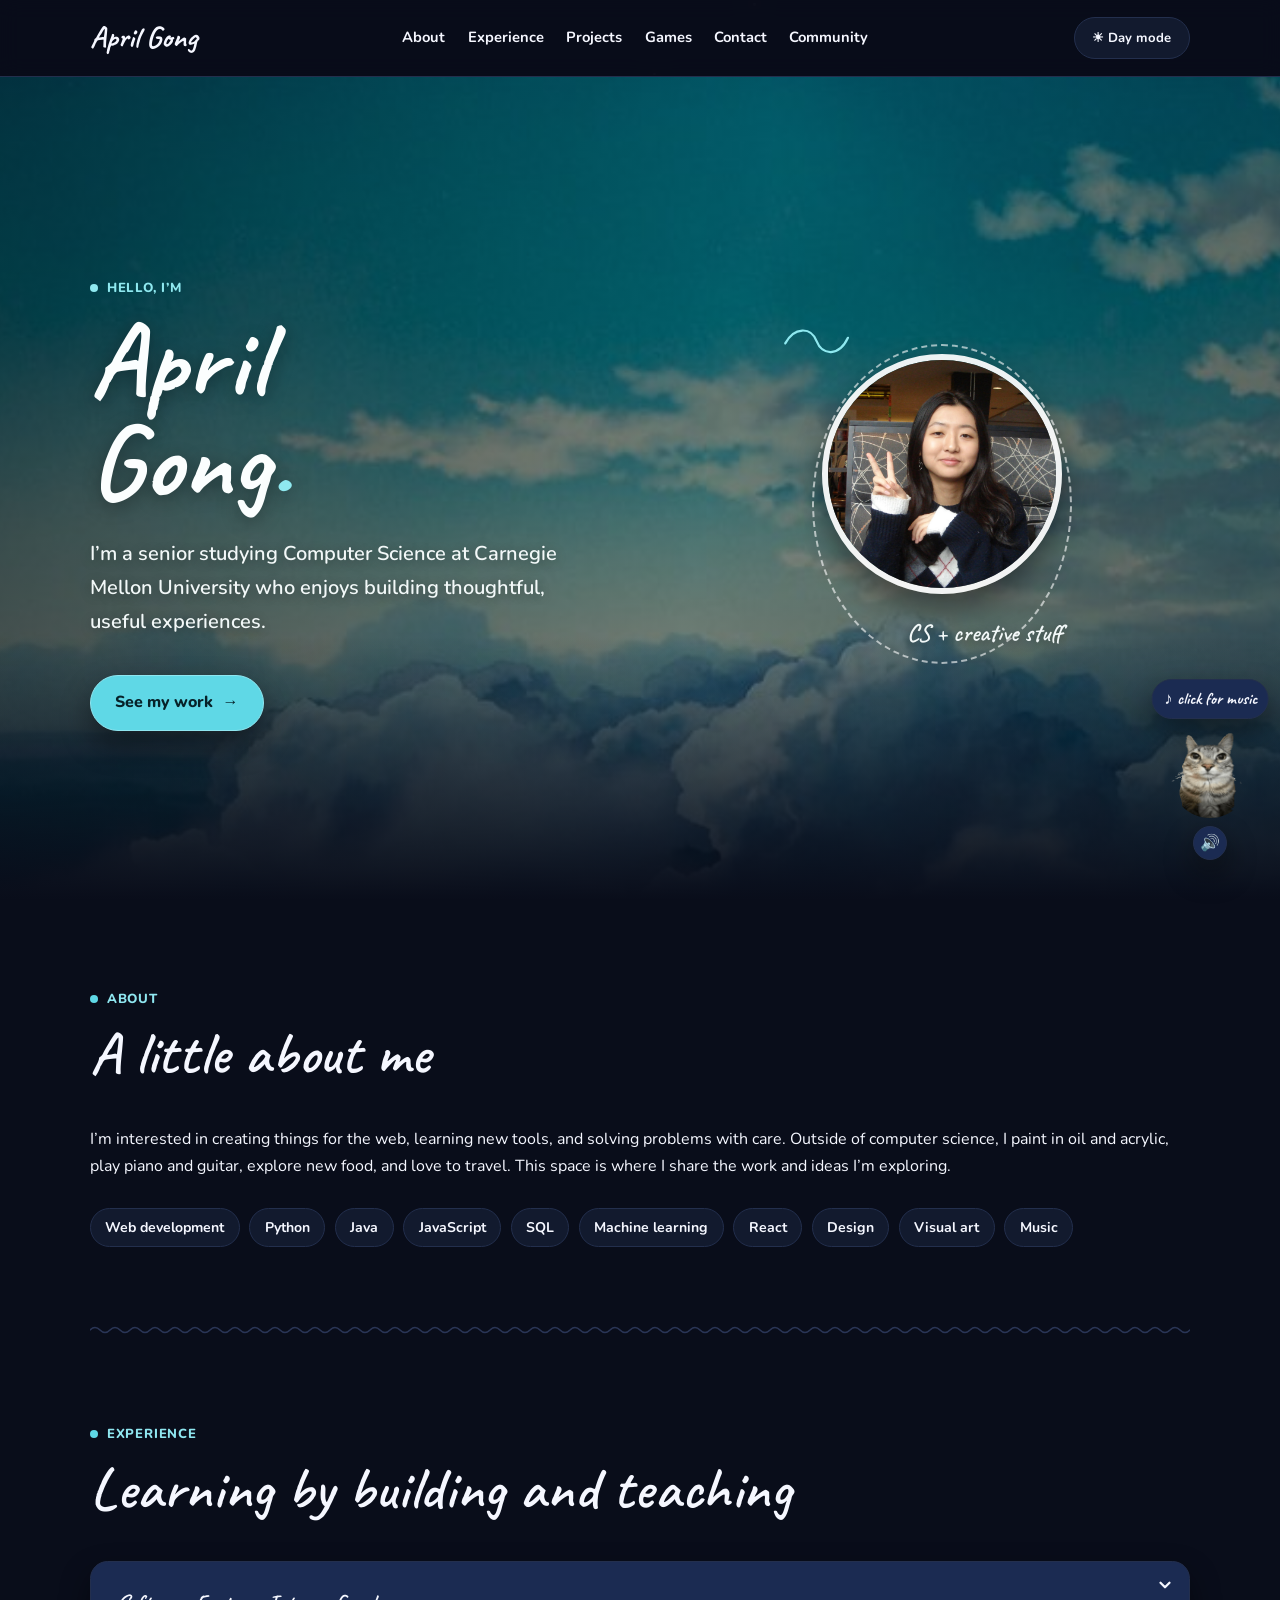
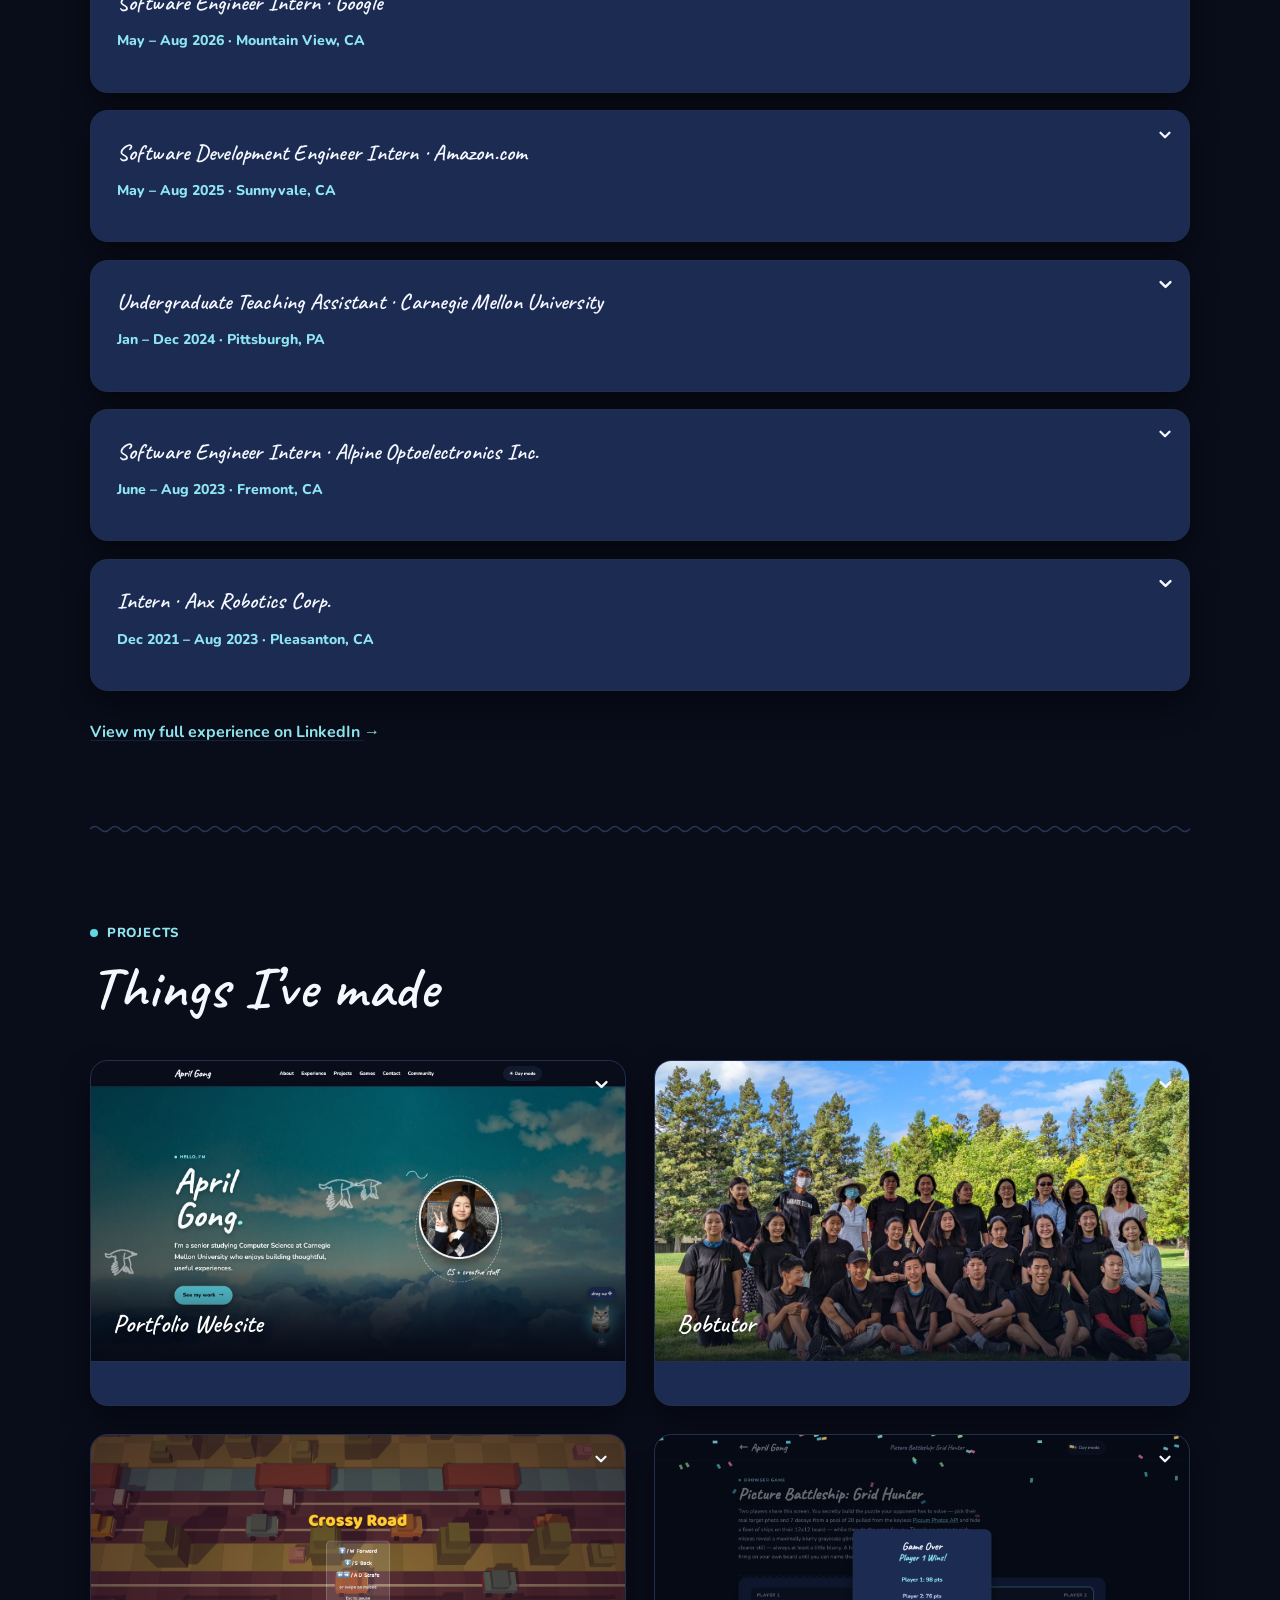
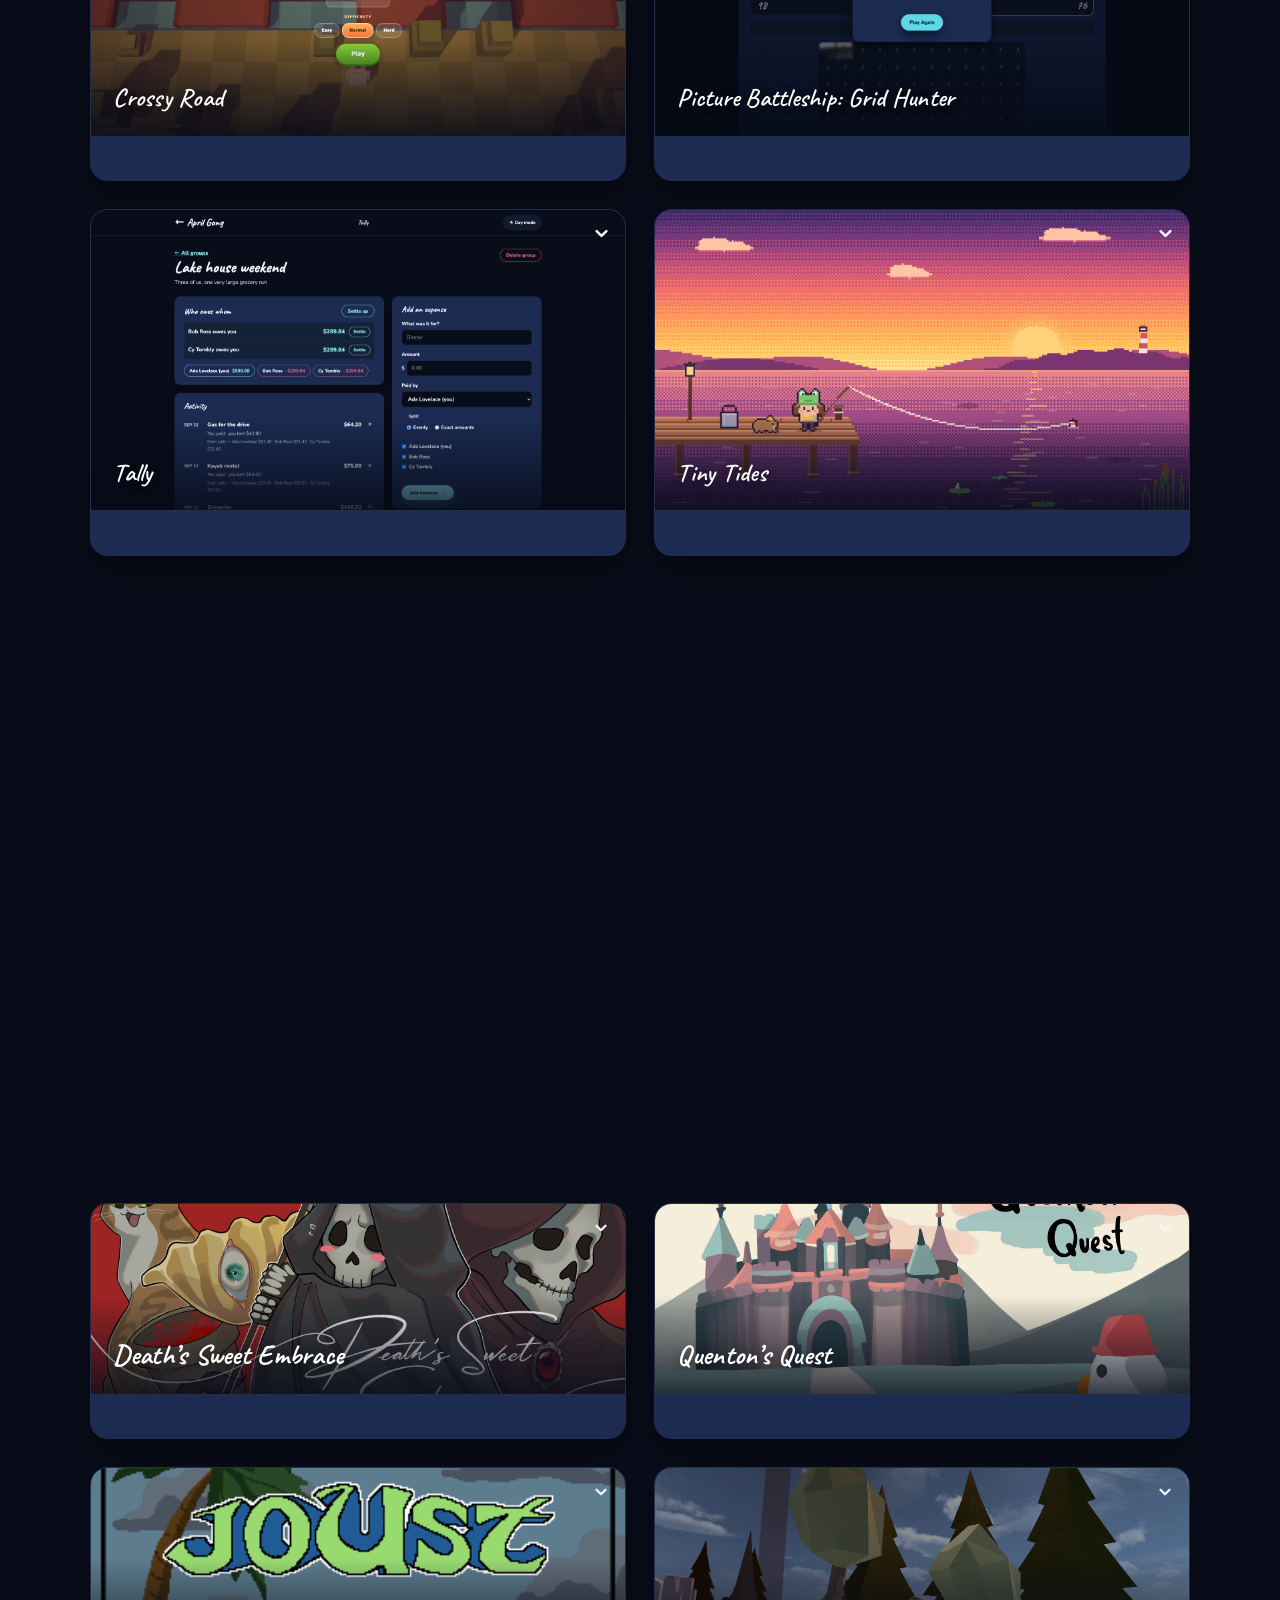
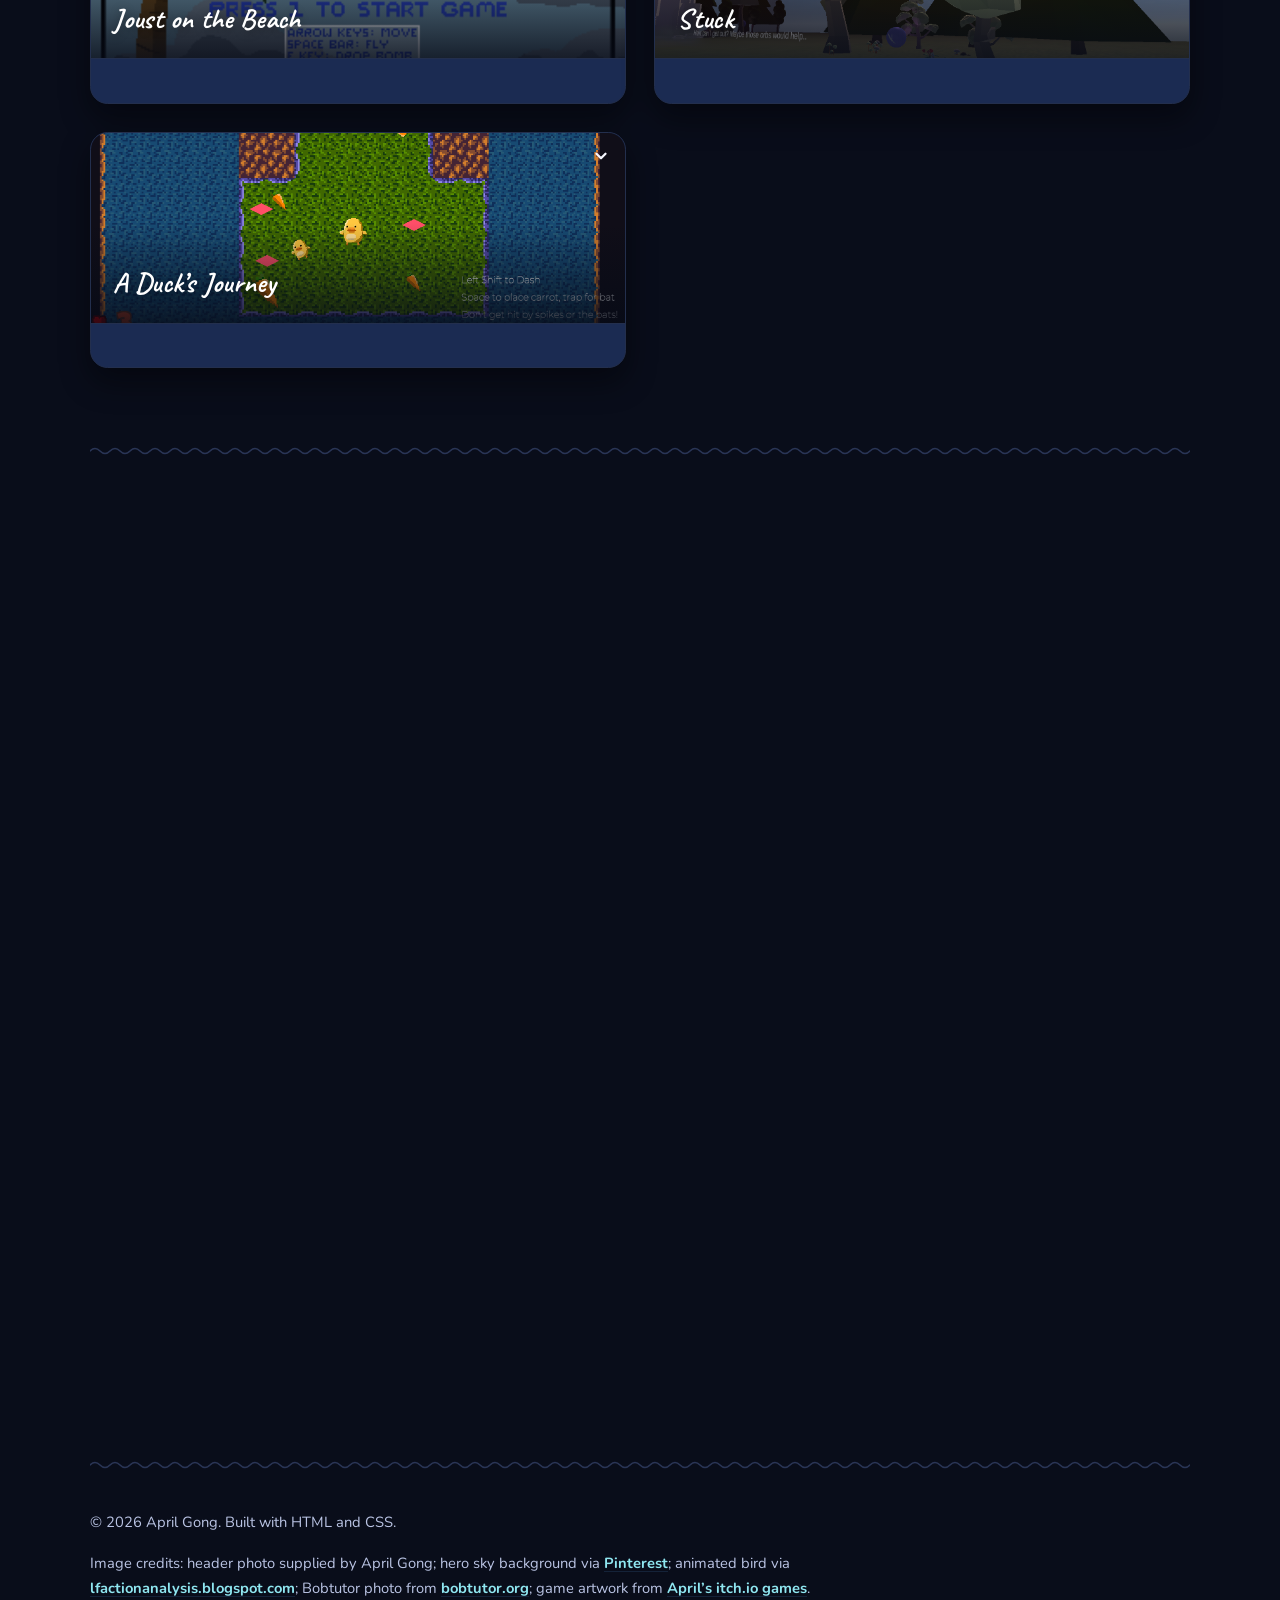
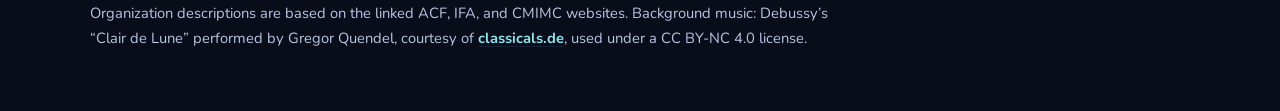
<file: index.html>
<!doctype html>
<html lang="en">
  <head>
    <meta charset="UTF-8" />
    <meta name="viewport" content="width=device-width, initial-scale=1.0" />
    <meta
      name="description"
      content="The portfolio of April Gong — projects, interests, and ways to get in touch."
    />
    <title>April Gong | Portfolio</title>
    <link rel="preconnect" href="https://fonts.googleapis.com" />
    <link rel="preconnect" href="https://fonts.gstatic.com" crossorigin />
    <link
      href="https://fonts.googleapis.com/css2?family=Caveat:wght@500;600;700&family=Nunito:ital,wght@0,400;0,600;0,700;0,800;1,600&display=swap"
      rel="stylesheet"
    />
    <link rel="stylesheet" href="styles.css" />
    <script src="scripts.js" defer></script>
  </head>
  <body>
    <svg width="0" height="0" style="position: absolute" aria-hidden="true">
      <filter id="bird-outline" x="-30%" y="-30%" width="160%" height="160%">
        <feMorphology in="SourceAlpha" operator="dilate" radius="1" result="dilated" />
        <feFlood flood-color="#ffffff" result="white" />
        <feComposite in="white" in2="dilated" operator="in" result="outline" />
        <feMerge>
          <feMergeNode in="outline" />
          <feMergeNode in="SourceGraphic" />
        </feMerge>
      </filter>
    </svg>
    <div class="stars-bg" id="stars-bg" aria-hidden="true"></div>
    <div class="petals-bg" id="petals-bg" aria-hidden="true"></div>
    <header class="site-header">
      <nav class="nav" aria-label="Primary navigation">
        <a class="wordmark" href="#home">April Gong</a>
        <ul>
          <li><a href="#about">About</a></li>
          <li><a href="#experience">Experience</a></li>
          <li><a href="#projects">Projects</a></li>
          <li><a href="#games">Games</a></li>
          <li><a href="#contact">Contact</a></li>
          <li><a href="#community">Community</a></li>
        </ul>
        <button class="theme-toggle" type="button" aria-pressed="false">
          Dark mode
        </button>
      </nav>
    </header>

    <main>
      <section id="home" class="hero" aria-labelledby="intro-heading">
        <div class="hero-sky" aria-hidden="true"></div>
        <img class="flying-bird flying-bird-1" src="assets/flap.webp" alt="" aria-hidden="true" />
        <img class="flying-bird flying-bird-2" src="assets/flap.webp" alt="" aria-hidden="true" />
        <img class="flying-bird flying-bird-3" src="assets/flap.webp" alt="" aria-hidden="true" />
        <div class="hero-content">
          <p class="eyebrow">Hello, I’m</p>
          <h1 id="intro-heading">April<br />Gong<span class="accent-dot">.</span></h1>
          <p class="intro">
            I’m a senior studying Computer Science at Carnegie Mellon University
            who enjoys building thoughtful, useful experiences.
          </p>
          <a class="button" href="#projects">See my work <span aria-hidden="true">→</span></a>
        </div>
        <div class="portrait-frame">
          <span class="portrait-ring" aria-hidden="true"></span>
          <img class="portrait" src="assets/april.jpg" alt="April Gong" width="1533" height="1533" />
          <svg class="portrait-scribble" viewBox="0 0 60 40" aria-hidden="true">
            <path d="M2 20 C 10 5, 25 5, 30 18 S 50 32, 58 15" />
          </svg>
          <p class="portrait-label">CS + creative stuff</p>
        </div>
      </section>

      <section id="about" aria-labelledby="about-heading">
        <div class="section-head reveal">
          <p class="eyebrow">About</p>
          <h2 id="about-heading">A little about me</h2>
        </div>
        <p class="reveal">
          I’m interested in creating things for the web, learning new tools,
          and solving problems with care. Outside of computer science, I paint
          in oil and acrylic, play piano and guitar, explore new food, and love
          to travel. This space is where I share the work and ideas I’m exploring.
        </p>
        <div class="skills reveal" aria-label="Skills and interests">
          <span>Web development</span>
          <span>Python</span>
          <span>Java</span>
          <span>JavaScript</span>
          <span>SQL</span>
          <span>Machine learning</span>
          <span>React</span>
          <span>Design</span>
          <span>Visual art</span>
          <span>Music</span>
        </div>
      </section>

      <section id="experience" aria-labelledby="experience-heading">
        <div class="section-head reveal">
          <p class="eyebrow">Experience</p>
          <h2 id="experience-heading">Learning by building and teaching</h2>
        </div>
        <div class="experience-list">
          <article class="reveal expand-card">
            <h3>Software Engineer Intern · Google</h3>
            <p class="role-meta">May – Aug 2026 · Mountain View, CA</p>
            <div class="card-details">
              <div class="card-details-inner">
                <p>Built systems that automate hardware testing, capture and triage test failures, and prevent double-scheduling. Migrated a monolithic triage framework to a stateless, skill-based architecture.</p>
              </div>
            </div>
          </article>
          <article class="reveal expand-card">
            <h3>Software Development Engineer Intern · Amazon.com</h3>
            <p class="role-meta">May – Aug 2025 · Sunnyvale, CA</p>
            <div class="card-details">
              <div class="card-details-inner">
                <p>Built and launched a client-side beacon system for the Amazon retail homepage across 18 regions, with an AWS pipeline for real-time performance metrics.</p>
              </div>
            </div>
          </article>
          <article class="reveal expand-card">
            <h3>Undergraduate Teaching Assistant · Carnegie Mellon University</h3>
            <p class="role-meta">Jan – Dec 2024 · Pittsburgh, PA</p>
            <div class="card-details">
              <div class="card-details-inner">
                <p>Supported 15-112, Fundamentals of Programming and Computer Science, through recitations, office hours, one-on-ones, and feedback on coursework.</p>
              </div>
            </div>
          </article>
          <article class="reveal expand-card">
            <h3>Software Engineer Intern · Alpine Optoelectronics Inc.</h3>
            <p class="role-meta">June – Aug 2023 · Fremont, CA</p>
            <div class="card-details">
              <div class="card-details-inner">
                <p>Developed adjustable data-visualization and chatbot GUI prototypes with Python, Tkinter, Matplotlib, Pandas, and OpenAI's API.</p>
              </div>
            </div>
          </article>
          <article class="reveal expand-card">
            <h3>Intern · Anx Robotics Corp.</h3>
            <p class="role-meta">Dec 2021 – Aug 2023 · Pleasanton, CA</p>
            <div class="card-details">
              <div class="card-details-inner">
                <p>Developed a multi-label lesion-classification model, analyzed image-detection results with SQL, and supported a product marketing campaign.</p>
              </div>
            </div>
          </article>
        </div>
        <p class="experience-more"><a href="https://www.linkedin.com/in/april-gong-652180225/">View my full experience on LinkedIn <span aria-hidden="true">→</span></a></p>
      </section>

      <section id="projects" aria-labelledby="projects-heading">
        <div class="section-head reveal">
          <p class="eyebrow">Projects</p>
          <h2 id="projects-heading">Things I’ve made</h2>
        </div>
        <div class="project-grid">
          <article class="project-card reveal expand-card">
            <div class="card-media">
              <img
                src="assets/portfolio-preview.jpg"
                alt="Screenshot of the April Gong portfolio website homepage"
                width="1600"
                height="900"
              />
              <h3>Portfolio Website</h3>
            </div>
            <div class="card-details">
              <div class="card-details-inner">
                <p>
                  This personal site: a simple home for my work, interests,
                  experience, and contact information.
                </p>
                <a href="https://github.com/agongster/agongster.github.io">View code on GitHub <span aria-hidden="true">→</span></a>
              </div>
            </div>
          </article>

          <article class="project-card reveal expand-card">
            <div class="card-media">
              <img
                src="assets/bobtutor.jpg"
                alt="Members of the Bobtutor community gathered outdoors"
                width="2560"
                height="1920"
              />
              <h3>Bobtutor</h3>
            </div>
            <div class="card-details">
              <div class="card-details-inner">
                <p>
                  The website I built for Bobtutor, a nonprofit tutoring
                  organization connecting volunteers and students through
                  accessible online learning opportunities.
                </p>
                <a href="https://bobtutor.org/">Visit bobtutor.org <span aria-hidden="true">→</span></a>
              </div>
            </div>
          </article>

          <article class="project-card reveal expand-card">
            <div class="card-media">
              <img
                src="assets/crossy-road-preview.png"
                alt="Screenshot of the Crossy Road game start screen"
                width="1600"
                height="900"
              />
              <h3>Crossy Road</h3>
            </div>
            <div class="card-details">
              <div class="card-details-inner">
                <p>
                  A browser-based voxel take on the Crossy Road arcade classic,
                  built with Three.js. Dodge traffic, hop logs, and try to beat
                  your best score.
                </p>
                <a href="crossy-road/index.html">Play the game <span aria-hidden="true">→</span></a>
              </div>
            </div>
          </article>

          <article class="project-card reveal expand-card">
            <div class="card-media">
              <img
                src="assets/picsum-battleship-preview.png"
                alt="Screenshot of the Picture Battleship: Grid Hunter game board"
                width="1600"
                height="900"
              />
              <h3>Picture Battleship: Grid Hunter</h3>
            </div>
            <div class="card-details">
              <div class="card-details-inner">
                <p>
                  A 2-player local browser game built with vanilla HTML, CSS, and JS,
                  powered by the keyless Picsum Photos API. Secretly build your
                  opponent's 12x12 board — pick their target photo, hide a ship
                  fleet — then fire on your own board: a hit keeps your turn
                  going and sharpens the glimpse; a miss stays maximally blurry.
                </p>
                <a href="picsum-battleship/index.html">Play the game <span aria-hidden="true">→</span></a>
              </div>
            </div>
          </article>

          <article class="project-card reveal expand-card">
            <div class="card-media">
              <img
                src="assets/tally-preview.png"
                alt="Screenshot of the Tally expense tracker showing a group's balances and activity"
                width="1600"
                height="900"
              />
              <h3>Tally</h3>
            </div>
            <div class="card-details">
              <div class="card-details-inner">
                <p>
                  A shared-expense tracker for group trips: real accounts, groups,
                  even or exact expense splits, and a running tally of who owes
                  whom. My first full-stack project &mdash; this page talks to a
                  FastAPI backend on Render backed by a Postgres database, with
                  passwords hashed server-side and every balance recomputed from
                  the ledger rather than stored.
                </p>
                <p class="card-links">
                  <a href="tally/index.html">Try the app <span aria-hidden="true">&rarr;</span></a>
                </p>
                <p class="card-links">
                  <a href="https://github.com/agongster/tally-backend">Backend code on GitHub <span aria-hidden="true">&rarr;</span></a>
                </p>
              </div>
            </div>
          </article>

          <article class="project-card reveal expand-card">
            <div class="card-media">
              <img
                src="assets/fishing-sim-preview.png"
                alt="Pixel-art scene of an angler in a frog hat fishing off a dock at sunset, with a capybara buddy"
                width="1600"
                height="900"
              />
              <h3>Tiny Tides</h3>
            </div>
            <div class="card-details">
              <div class="card-details-inner">
                <p>
                  A cozy 2.5D pixel-art fishing sim. Design your angler, sail between
                  seven islands as the sky loops from sunrise to night, chase down 72
                  kinds of fish (and one LeBron James), show off favourites in your
                  aquarium, and sell the rest for hats, buddies and better rods. All
                  the art and sound are generated in code.
                </p>
                <a href="fishing-sim/index.html">Play the game <span aria-hidden="true">→</span></a>
              </div>
            </div>
          </article>

          <article class="project-card reveal expand-card">
            <div class="card-media">
              <img
                src="assets/restaurant-tracker-preview.png"
                alt="Screenshot of the Restaurant Tracker showing an add form and a table of rated restaurants"
                width="1600"
                height="900"
              />
              <h3>Restaurant Tracker</h3>
            </div>
            <div class="card-details">
              <div class="card-details-inner">
                <p>
                  A SQLite database of restaurants I've been to, with a page to
                  add, search, edit and delete entries. It started as a Python
                  command-line app; this page runs the same schema and
                  parameterized queries in the browser with sql.js, and can open
                  or download the same <code>restaurant.db</code> file.
                </p>
                <a href="restaurant-tracker/index.html">Try the app <span aria-hidden="true">→</span></a>
              </div>
            </div>
          </article>
        </div>

        <div id="games" class="games" aria-labelledby="games-heading">
          <div class="section-head reveal">
            <p class="eyebrow">Games</p>
            <h3 id="games-heading">Games I’ve helped make</h3>
          </div>
          <p class="games-intro reveal">I also make games - from programming and production to pixel art. Find the full collection on <a href="https://aprilg.itch.io/">itch.io <span aria-hidden="true">→</span></a></p>
          <div class="game-grid">
            <article class="game-card reveal expand-card">
              <div class="card-media">
                <img src="assets/deaths-sweet-embrace.png" alt="Death's Sweet Embrace game artwork" width="1600" height="900" />
                <h4>Death’s Sweet Embrace</h4>
              </div>
              <div class="card-details">
                <div class="card-details-inner">
                  <p>A role-playing adventure about a baby grim reaper restoring lost spirits’ memories. I was the producer and a programmer.</p>
                  <a href="https://aprilg.itch.io/deaths-sweet-embrace">Download on itch.io <span aria-hidden="true">→</span></a>
                </div>
              </div>
            </article>
            <article class="game-card reveal expand-card">
              <div class="card-media">
                <img src="assets/quenton_quest_start.jpg" alt="Quenton's Quest game artwork" width="640" height="640" />
                <h4>Quenton’s Quest</h4>
              </div>
              <div class="card-details">
                <div class="card-details-inner">
                  <p>A pixel-art fighting game about a duckster rescuing Princess Pea. I created art and contributed to the code.</p>
                  <a href="https://aprilg.itch.io/quentons-quest">Download on itch.io <span aria-hidden="true">→</span></a>
                </div>
              </div>
            </article>
            <article class="game-card reveal expand-card">
              <div class="card-media">
                <img src="assets/joust-on-the-beach.png" alt="Joust on the Beach game artwork" width="320" height="224" />
                <h4>Joust on the Beach</h4>
              </div>
              <div class="card-details">
                <div class="card-details-inner">
                  <p>A beach-themed remake of the arcade classic Joust. I contributed as a programmer.</p>
                  <a href="https://aprilg.itch.io/joust-on-the-beach">Download on itch.io <span aria-hidden="true">→</span></a>
                </div>
              </div>
            </article>
            <article class="game-card reveal expand-card">
              <div class="card-media">
                <img src="assets/stuck.png" alt="Stuck game artwork" width="1615" height="826" />
                <h4>Stuck</h4>
              </div>
              <div class="card-details">
                <div class="card-details-inner">
                  <p>A downloadable simulation game for Windows and macOS.</p>
                  <a href="https://aprilg.itch.io/stuck">Download on itch.io <span aria-hidden="true">→</span></a>
                </div>
              </div>
            </article>
            <article class="game-card reveal expand-card">
              <div class="card-media">
                <img src="assets/a-ducks-journey.png" alt="A Duck's Journey game artwork" width="1847" height="1045" />
                <h4>A Duck’s Journey</h4>
              </div>
              <div class="card-details">
                <div class="card-details-inner">
                  <p>A downloadable game for Windows and macOS.</p>
                  <a href="https://aprilg.itch.io/a-ducks-journey">Download on itch.io <span aria-hidden="true">→</span></a>
                </div>
              </div>
            </article>
          </div>
        </div>
      </section>

      <section id="contact" class="contact" aria-labelledby="contact-heading">
        <div class="section-head reveal">
          <p class="eyebrow">Contact</p>
          <h2 id="contact-heading">Let’s connect</h2>
        </div>
        <p class="reveal">Have a question or want to work together? I’d love to hear from you.</p>
        <div class="contact-links reveal">
          <a href="mailto:aprilgong@gmail.com">aprilgong@gmail.com <span aria-hidden="true">→</span></a>
          <a href="https://github.com/agongster">GitHub <span aria-hidden="true">→</span></a>
          <a href="https://www.linkedin.com/in/april-gong-652180225/">LinkedIn <span aria-hidden="true">→</span></a>
          <a href="https://www.aprilgong.com/">Art portfolio <span aria-hidden="true">→</span></a>
        </div>
      </section>

      <section id="community" aria-labelledby="community-heading">
        <div class="section-head reveal">
          <p class="eyebrow">Community</p>
          <h2 id="community-heading">Building community at CMU</h2>
        </div>
        <div class="community-list">
          <article class="reveal expand-card">
            <h3>Student Leader · Asian Christian Fellowship</h3>
            <div class="card-details">
              <div class="card-details-inner">
                <p>Supporting a student-led Christian community that brings together college students in Pittsburgh for fellowship, worship, Bible study, and care for one another.</p>
                <a href="https://acfpcc.org/">Learn about ACF <span aria-hidden="true">→</span></a>
              </div>
            </div>
          </article>
          <article class="reveal expand-card">
            <h3>President · Inter-Fellowship Association</h3>
            <div class="card-details">
              <div class="card-details-inner">
                <p>Leading an organization that connects Christian fellowships at CMU through campus-wide activities, service, and inter-fellowship collaboration.</p>
                <a href="https://cmuifa.com/">Learn about IFA <span aria-hidden="true">→</span></a>
              </div>
            </div>
          </article>
          <article class="reveal expand-card">
            <h3>Design Chair · CMIMC</h3>
            <div class="card-details">
              <div class="card-details-inner">
                <p>Led design for the Carnegie Mellon Informatics and Mathematics Competition from 2024 to 2026, a student-run organization that hosts math and computer science competitions for high school students worldwide.</p>
                <a href="https://cmimc.math.cmu.edu/">Learn about CMIMC <span aria-hidden="true">→</span></a>
              </div>
            </div>
          </article>
        </div>
      </section>
    </main>

    <footer>
      <p>© 2026 April Gong. Built with HTML and CSS.</p>
      <p class="credits">
        Image credits: header photo supplied by April Gong; hero sky background via
        <a href="https://se.pinterest.com/pin/828169819021806846/">Pinterest</a>;
        animated bird via
        <a href="https://lfactionanalysis.blogspot.com/2012/05/gif-animation-bird-flight-cycle.html">lfactionanalysis.blogspot.com</a>;
        Bobtutor photo from
        <a href="https://bobtutor.org/">bobtutor.org</a>; game artwork from
        <a href="https://aprilg.itch.io/">April’s itch.io games</a>. Organization
        descriptions are based on the linked ACF, IFA, and CMIMC websites. Background
        music: Debussy’s “Clair de Lune” performed by Gregor Quendel, courtesy of
        <a href="https://www.classicals.de/">classicals.de</a>, used under a
        CC BY-NC 4.0 license.
      </p>
      <!--
        AI assistance note: an AI coding assistant helped draft the initial HTML,
        CSS, and dark-mode toggle. April supplied the content and assets, selected
        the projects, and directed the revisions for this personal portfolio.
      -->
    </footer>

    <div class="music-widget" id="music-widget" role="button" tabindex="0" aria-pressed="false" aria-label="Play music">
      <span class="music-drag-hint" id="music-drag-hint" aria-hidden="true">drag me ✥</span>
      <img class="music-guy-img" src="assets/little-guy.gif" alt="" draggable="false" />
      <button class="music-mute" type="button" aria-pressed="false" aria-label="Mute music">🔊</button>
      <input class="music-volume" type="range" min="0" max="1" step="0.05" value="0.6" aria-label="Music volume" />
      <audio id="bg-music" src="assets/music.mp3" loop preload="none"></audio>
    </div>
  </body>
</html>
</file>
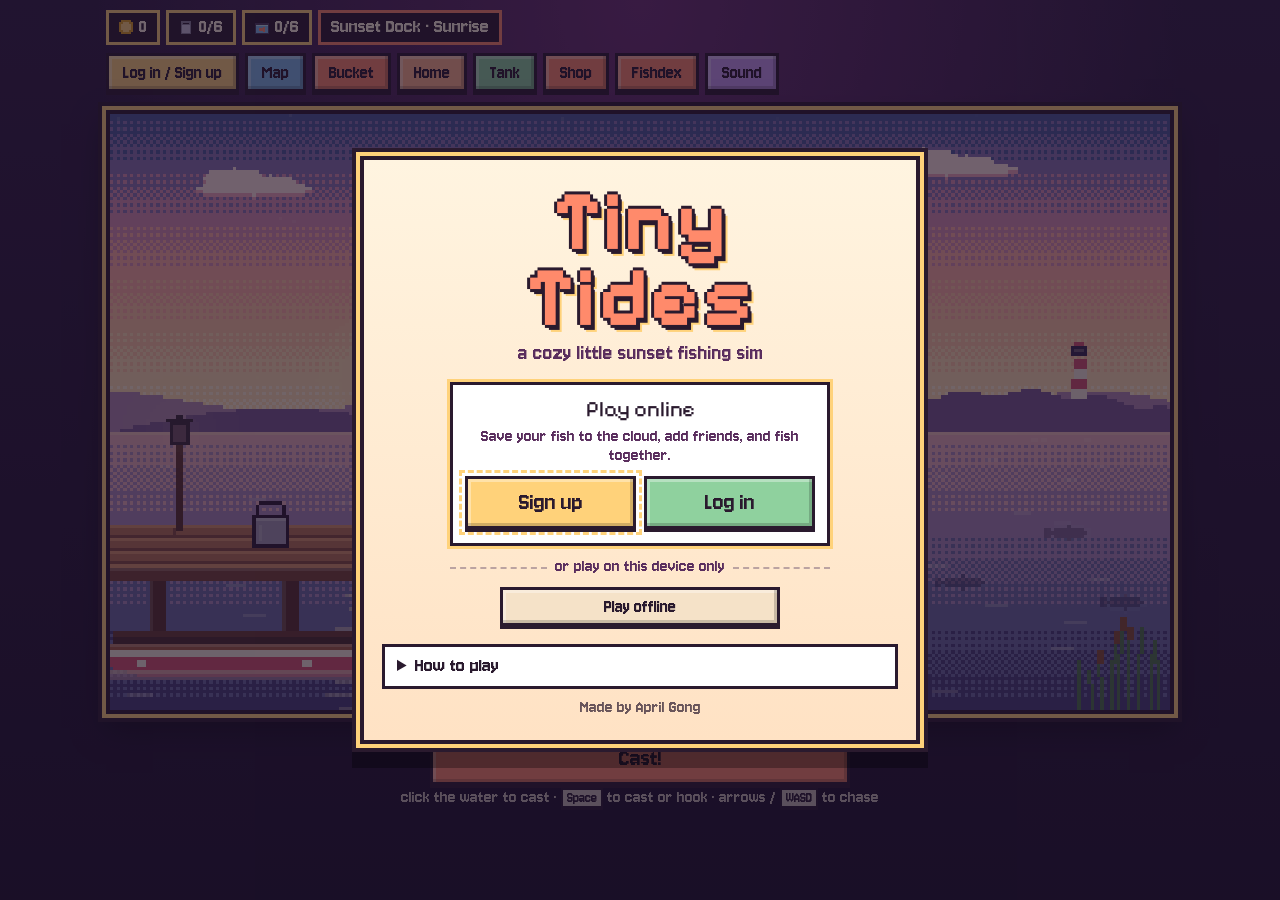
<file: fishing-sim/index.html>
<!DOCTYPE html>
<html lang="en">
<head>
  <meta charset="UTF-8" />
  <meta name="viewport" content="width=device-width, initial-scale=1.0, viewport-fit=cover" />
  <meta name="theme-color" content="#2a1a2e" />
  <title>Tiny Tides — a cozy sunset fishing sim</title>
  <meta name="description" content="A cozy pixel-art fishing game: dress up your angler, sail between seven islands, catch 72 kinds of fish, keep an aquarium, and spend your earnings on hats, buddies and better rods." />
  <link rel="preconnect" href="https://fonts.googleapis.com" />
  <link rel="preconnect" href="https://fonts.gstatic.com" crossorigin />
  <link href="https://fonts.googleapis.com/css2?family=Pixelify+Sans:wght@400;500;600;700&display=swap" rel="stylesheet" />
  <link rel="stylesheet" href="style.css" />
</head>
<body>
  <div id="app">
    <header id="hud">
      <div class="hud-stats">
        <span class="pill" title="Coins"><span class="coin-icon" aria-hidden="true"></span><span id="coins">0</span><span class="sr-only"> coins</span></span>
        <span class="pill" title="Fish in your bucket"><span class="pail-icon" aria-hidden="true"></span><span id="bucket-count">0/6</span></span>
        <span class="pill" title="Fish in your tank"><span class="tank-icon" aria-hidden="true"></span><span id="tank-pill-count">0/6</span></span>
        <button class="pill cloud-pill" id="cloud-pill" hidden title="Online save status"></button>
        <button class="pill boost-pill" id="boost-pill" hidden title="Enchantments working right now"></button>
        <span class="pill phase-pill" id="phase-pill" title="Where you are, and the time of day. Some fish only come out at certain times.">Golden hour</span>
      </div>
      <nav class="hud-buttons" aria-label="Menus">
        <button class="btn online-btn" id="btn-online">Log in / Sign up</button>
        <button class="btn profile-btn" id="btn-profile" hidden>Profile</button>
        <button class="btn chat-btn" id="btn-chat" hidden aria-pressed="false">Chat</button>
        <button class="btn map-btn" id="btn-map">Map</button>
        <button class="btn" id="btn-bucket">Bucket</button>
        <button class="btn home-btn" id="btn-home">Home</button>
        <button class="btn tank-btn" id="btn-tank">Tank</button>
        <button class="btn charm-btn" id="btn-charms" hidden>Charms</button>
        <button class="btn" id="btn-shop">Shop</button>
        <button class="btn" id="btn-dex">Fishdex</button>
        <button class="btn icon-btn" id="btn-sound" aria-pressed="true" title="Sound on/off">
          <span class="sound-on">Sound</span><span class="sound-off">Muted</span>
        </button>
      </nav>
    </header>

    <div id="social-bar" class="social-bar" hidden></div>

    <main id="stage" aria-label="Fishing spot. Tap the water to cast, tap when a fish bites, then steer the net with the arrow keys to chase the fish.">
      <canvas id="scene" width="320" height="180"></canvas>
      <div id="prompt" aria-live="polite"></div>
      <div id="toasts" aria-live="polite"></div>
      <div id="player-tags" aria-hidden="true"></div>
      <div id="chat-panel" class="chat-panel" hidden>
        <p id="chat-who" class="chat-who"></p>
        <ul id="chat-log" class="chat-log" aria-live="polite" aria-label="Chat messages"></ul>
        <form id="chat-form" class="chat-form" autocomplete="off">
          <input id="chat-input" maxlength="150" placeholder="Say something nice..." aria-label="Chat message" enterkeyhint="send" />
          <button class="btn mint" type="submit">Send</button>
        </form>
      </div>
    </main>

    <div id="action-row">
      <button id="action-btn" class="btn big action">Cast!</button>
      <button id="back-btn" class="btn mint back-btn" hidden>Sail back</button>
      <div id="dpad" class="dpad" role="group" aria-label="Move the net" hidden>
        <button class="btn" data-dir="up" aria-label="Up"><span class="arrow up"></span></button>
        <button class="btn" data-dir="left" aria-label="Left"><span class="arrow left"></span></button>
        <button class="btn" data-dir="down" aria-label="Down"><span class="arrow down"></span></button>
        <button class="btn" data-dir="right" aria-label="Right"><span class="arrow right"></span></button>
      </div>
      <p class="key-hint">click the water to cast · <kbd>Space</kbd> to cast or hook · arrows / <kbd>WASD</kbd> to chase</p>
      <p class="rotate-hint">Tip: turn your phone sideways for a bigger pond.</p>
    </div>
  </div>

  <!-- Title -->
  <div class="modal" id="modal-title" role="dialog" aria-modal="true" aria-labelledby="title-h" hidden>
    <div class="panel title-panel">
      <h1 id="title-h" class="logo">Tiny<br />Tides</h1>
      <p class="tagline">a cozy little sunset fishing sim</p>
      <div class="online-card" id="title-auth">
        <p class="online-card-h">Play online</p>
        <p class="online-card-sub">Save your fish to the cloud, add friends, and fish together.</p>
        <div class="auth-buttons">
          <button class="btn big gold" id="btn-title-signup">Sign up</button>
          <button class="btn big mint" id="btn-title-login">Log in</button>
        </div>
      </div>
      <div class="online-card signed-in" id="title-user" hidden>
        <p>Logged in as <b id="title-username"></b></p>
        <button class="btn" id="btn-title-account">Profile</button>
      </div>
      <p class="or-line" id="title-or"><span>or play on this device only</span></p>
      <div class="stack">
        <button class="btn big" id="btn-continue" hidden>Keep fishing</button>
        <button class="btn big" id="btn-new">New angler</button>
      </div>
      <details class="how">
        <summary>How to play</summary>
        <ol>
          <li><b>Tap the water</b> where you want to cast (or press <kbd>Space</kbd> to cast at the drifting marker).</li>
          <li>The <b>shadows</b> are real fish, and bigger shadows are rarer ones. Cast just <b>ahead</b> of one to lure it in. Land right on top of it and it gets spooked!</li>
          <li>Little nibbles are fake-outs. When the bobber sinks and a <b>!</b> pops up, <b>tap fast</b>.</li>
          <li>Reeling is a chase: steer your <b>net</b> with the <b>arrow keys</b> or <b>WASD</b> (or drag / use the D-pad on a phone) and keep the fish inside it until the bar fills.</li>
          <li>Put your catch in your <b>Tank</b> (aquarium), where it swims around, or sell it straight away. Sell fish from the tank whenever you like, then spend coins in the <b>Shop</b> on outfits, buddies, rods and bigger tanks.</li>
          <li>Catch more fish to unlock new spots on the <b>Map</b>, each with its own fish. The sky loops from sunrise through daytime, golden hour and sunset to night, and some fish only come out at certain times.</li>
        </ol>
      </details>
      <p class="fine">Made by April Gong</p>
      <button class="link-btn" id="btn-reset" hidden>Erase save</button>
    </div>
  </div>

  <!-- Shop / character creator -->
  <div class="modal" id="modal-shop" role="dialog" aria-modal="true" aria-labelledby="shop-h" hidden>
    <div class="panel wide">
      <header class="panel-head">
        <h2 id="shop-h">Shop</h2>
        <span class="pill"><span class="coin-icon" aria-hidden="true"></span><span class="coins-mirror">0</span></span>
        <button class="close-btn" data-close aria-label="Close">X</button>
      </header>
      <div class="tabs" id="shop-tabs" role="tablist">
        <button role="tab" data-shoptab="wardrobe" aria-selected="true">Wardrobe</button>
        <button role="tab" data-shoptab="boat" aria-selected="false">Boat</button>
        <button role="tab" data-shoptab="home" aria-selected="false">Home</button>
        <button role="tab" data-shoptab="decor" aria-selected="false">Tank</button>
        <button role="tab" data-shoptab="tackle" aria-selected="false">Tackle</button>
      </div>

      <section id="shop-wardrobe" class="wardrobe">
        <div class="preview-col">
          <canvas id="preview" width="64" height="44" aria-label="Your angler"></canvas>
          <label class="name-field" id="name-field">
            <span>Name</span>
            <input id="name-input" maxlength="14" autocomplete="off" placeholder="Your name" />
          </label>
          <div id="try-on" class="try-on" aria-live="polite"></div>
        </div>
        <div class="items-col">
          <div class="tabs small" id="cat-tabs" role="tablist"></div>
          <div id="item-grid" class="item-grid"></div>
        </div>
      </section>

      <section id="shop-boat" class="wardrobe" hidden>
        <div class="preview-col">
          <canvas id="boat-preview" width="110" height="64" aria-label="Your boat"></canvas>
          <div id="boat-try" class="try-on" aria-live="polite"></div>
        </div>
        <div class="items-col">
          <div class="tabs small" id="boat-tabs" role="tablist"></div>
          <div id="boat-grid" class="item-grid"></div>
        </div>
      </section>

      <section id="shop-home" hidden>
        <h3>Tanks</h3>
        <div id="home-tanks"></div>
        <h3>Furniture</h3>
        <div id="furn-grid" class="item-grid decor-grid"></div>
        <h3>Wallpaper</h3>
        <div id="wall-grid" class="item-grid decor-grid"></div>
        <h3>Floors</h3>
        <div id="floor-grid" class="item-grid decor-grid"></div>
      </section>

      <section id="shop-decor" hidden>
        <p class="tank-hint">Props go straight into your tank. Open the Tank and press Decorate to move them around.</p>
        <label class="decor-tank-pick" id="decor-tank-pick" hidden>Put props in <select aria-label="Which tank"></select></label>
        <div id="decor-grid" class="item-grid decor-grid"></div>
      </section>

      <section id="shop-tackle" class="tackle" hidden></section>

      <footer class="panel-foot" id="creator-foot" hidden>
        <button class="btn big" id="btn-begin">Start fishing!</button>
      </footer>
    </div>
  </div>

  <!-- Account -->
  <div class="modal" id="modal-account" role="dialog" aria-modal="true" aria-labelledby="account-h" hidden>
    <div class="panel">
      <header class="panel-head">
        <h2 id="account-h">Play online</h2>
        <button class="close-btn" data-close aria-label="Close">X</button>
      </header>
      <div id="account-body"></div>
    </div>
  </div>

  <!-- Map -->
  <div class="modal" id="modal-map" role="dialog" aria-modal="true" aria-labelledby="map-h" hidden>
    <div class="panel wide">
      <header class="panel-head">
        <h2 id="map-h">Sea chart</h2>
        <span class="pill" id="map-count"></span>
        <button class="close-btn" data-close aria-label="Close">X</button>
      </header>
      <div class="tabs small" id="map-tabs" role="tablist"></div>
      <canvas id="map-canvas" width="160" height="100" aria-label="A map of the islands you can sail to"></canvas>
      <ul id="map-list" class="map-list"></ul>
    </div>
  </div>

  <!-- Aquarium -->
  <div class="modal" id="modal-tank" role="dialog" aria-modal="true" aria-labelledby="tank-h" hidden>
    <div class="panel wide">
      <header class="panel-head">
        <h2 id="tank-h">Aquarium</h2>
        <span class="pill" id="tank-count"></span>
        <button class="close-btn" data-close aria-label="Close">X</button>
      </header>
      <div class="tank-tools" id="tank-tools">
        <span id="tank-main-tag" class="host-here" hidden>Main tank</span>
        <button class="btn plain" id="btn-tank-rename">Rename</button>
        <button class="btn plain" id="btn-tank-main">Make main tank</button>
        <button class="btn gold" id="btn-tank-upgrade"></button>
        <button class="btn plain" id="btn-tank-home">Back to home</button>
      </div>
      <div class="tank-wrap">
        <canvas id="tank-canvas" width="240" height="135" aria-label="Your aquarium, with your fish swimming around"></canvas>
        <span id="tank-label" class="tank-label" hidden></span>
      </div>
      <div class="tank-summary">
        <p class="tank-hint">Tap a fish to say hi.</p>
        <span class="row-actions">
          <button class="btn mint" id="btn-decorate" aria-pressed="false">Decorate</button>
          <button class="btn" id="btn-sell-all">Sell all</button>
        </span>
      </div>
      <div id="decor-panel" class="decor-panel" hidden>
        <div id="decor-selected" class="decor-selected"></div>
        <div id="decor-tray" class="decor-tray"></div>
      </div>
      <ul id="tank-list" class="fish-list"></ul>
    </div>
  </div>

  <!-- Home -->
  <div class="modal" id="modal-home" role="dialog" aria-modal="true" aria-labelledby="home-h" hidden>
    <div class="panel wide">
      <header class="panel-head">
        <h2 id="home-h">Home</h2>
        <span class="pill" id="home-count"></span>
        <button class="close-btn" data-close aria-label="Close">X</button>
      </header>
      <div class="home-wrap">
        <canvas id="home-canvas" width="320" height="180" aria-label="Your home, with your tanks and furniture"></canvas>
        <div id="home-tags" aria-hidden="true"></div>
      </div>
      <div class="tank-summary">
        <p class="tank-hint" id="home-hint"></p>
        <span class="row-actions">
          <button class="btn mint" id="btn-home-decorate" aria-pressed="false">Decorate</button>
          <button class="btn gold" id="btn-home-shop">Shop for home</button>
        </span>
      </div>
      <div id="home-panel" class="decor-panel" hidden>
        <div id="home-selected" class="decor-selected"></div>
        <div id="home-tray" class="decor-tray"></div>
      </div>
    </div>
  </div>

  <!-- Bucket -->
  <div class="modal" id="modal-bucket" role="dialog" aria-modal="true" aria-labelledby="bucket-h" hidden>
    <div class="panel">
      <header class="panel-head">
        <h2 id="bucket-h">Bucket</h2>
        <span class="pill"><span class="coin-icon" aria-hidden="true"></span><span class="coins-mirror">0</span></span>
        <button class="close-btn" data-close aria-label="Close">X</button>
      </header>
      <div class="tank-summary">
        <span id="bucket-sub"></span>
        <button class="btn" id="btn-bucket-sell-all">Sell all</button>
      </div>
      <ul id="bucket-list" class="fish-list"></ul>
    </div>
  </div>

  <!-- Gifts that arrived while you were away -->
  <div class="modal" id="modal-giftnotice" role="dialog" aria-modal="true" aria-labelledby="giftnotice-h" hidden>
    <div class="panel giftnotice-panel">
      <header class="panel-head">
        <h2 id="giftnotice-h">You got gifts!</h2>
        <button class="close-btn" data-close aria-label="Close">X</button>
      </header>
      <p class="tank-hint">While you were away, your friends sent you:</p>
      <ul id="giftnotice-list" class="fish-list"></ul>
      <footer class="panel-foot"><button class="btn big gold" id="btn-giftnotice-ok" data-close>Yay, thank you!</button></footer>
    </div>
  </div>

  <!-- Gift a fish -->
  <div class="modal" id="modal-giftfish" role="dialog" aria-modal="true" aria-labelledby="giftfish-h" hidden>
    <div class="panel">
      <header class="panel-head">
        <h2 id="giftfish-h">Gift a fish</h2>
        <button class="close-btn" data-close aria-label="Close">X</button>
      </header>
      <div id="giftfish-body"></div>
    </div>
  </div>

  <!-- Charms (enchantments) -->
  <div class="modal" id="modal-charms" role="dialog" aria-modal="true" aria-labelledby="charms-h" hidden>
    <div class="panel">
      <header class="panel-head">
        <h2 id="charms-h">Charms</h2>
        <button class="close-btn" data-close aria-label="Close">X</button>
      </header>
      <p class="tank-hint">Found tangled on the line now and then. Use one whenever you like. Its boost counts down while you fish.</p>
      <ul id="charm-list" class="fish-list charm-list"></ul>
    </div>
  </div>

  <!-- Fishdex -->
  <div class="modal" id="modal-dex" role="dialog" aria-modal="true" aria-labelledby="dex-h" hidden>
    <div class="panel wide">
      <header class="panel-head">
        <h2 id="dex-h">Fishdex</h2>
        <span class="pill" id="dex-progress">0/0</span>
        <button class="close-btn" data-close aria-label="Close">X</button>
      </header>
      <p class="dex-stats" id="dex-stats"></p>
      <div class="tabs small" id="dex-tabs" role="tablist"></div>
      <div id="dex-grid" class="dex-grid"></div>
    </div>
  </div>

  <!-- Catch card -->
  <div class="modal" id="modal-catch" role="dialog" aria-modal="true" aria-labelledby="catch-name" hidden>
    <div class="panel catch-panel">
      <div class="catch-rays"></div>
      <span class="new-badge" id="catch-new">NEW!</span>
      <img id="catch-img" class="pixel catch-img" alt="" />
      <p class="rarity-tag" id="catch-rarity"></p>
      <h2 id="catch-name"></h2>
      <p class="catch-meta" id="catch-meta"></p>
      <p class="catch-blurb" id="catch-blurb"></p>
      <p class="catch-bonus" id="catch-bonus" hidden></p>
      <div class="catch-actions">
        <button class="btn" id="catch-bucket">Bucket</button>
        <button class="btn mint" id="catch-tank">Tank</button>
        <button class="btn gold" id="catch-sell">Sell</button>
        <button class="btn plain" id="catch-release">Release</button>
      </div>
    </div>
  </div>

  <script src="data.js"></script>
  <script src="sprites.js"></script>
  <script src="audio.js"></script>
  <script src="game.js"></script>
  <script src="ui.js"></script>
  <script src="home.js"></script>
  <script src="online.js"></script>
  <script src="net.js"></script>
  <script src="dev.js"></script>
</body>
</html>
</file>
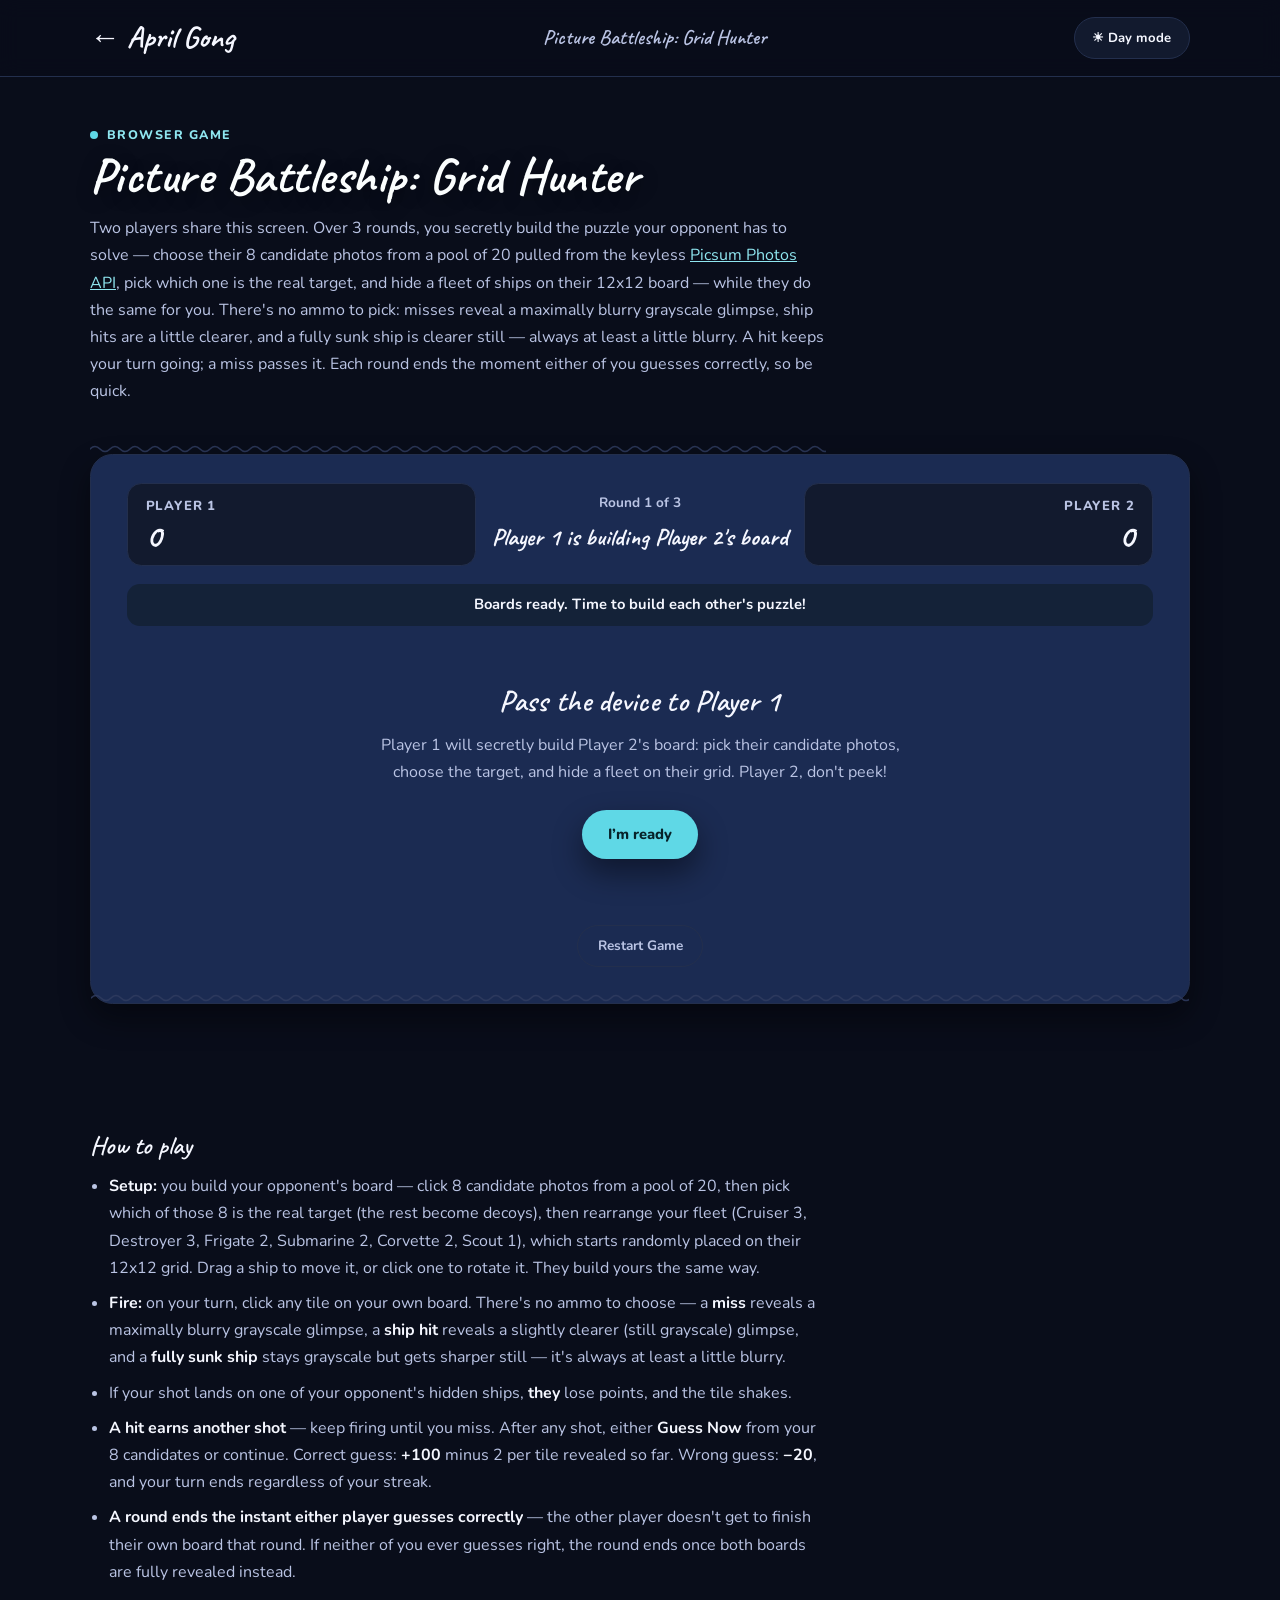
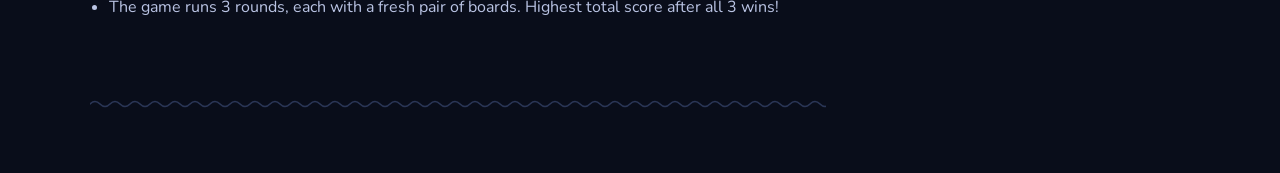
<file: picsum-battleship/index.html>
<!doctype html>
<html lang="en">
  <head>
    <meta charset="UTF-8" />
    <meta name="viewport" content="width=device-width, initial-scale=1.0" />
    <meta
      name="description"
      content="Picture Battleship: Grid Hunter — a 2-player local guessing game built with the keyless Picsum Photos API."
    />
    <title>Picture Battleship: Grid Hunter | April Gong</title>
    <link rel="preconnect" href="https://fonts.googleapis.com" />
    <link rel="preconnect" href="https://fonts.gstatic.com" crossorigin />
    <link
      href="https://fonts.googleapis.com/css2?family=Caveat:wght@500;600;700&family=Nunito:ital,wght@0,400;0,600;0,700;0,800;1,600&display=swap"
      rel="stylesheet"
    />
    <link rel="stylesheet" href="../styles.css" />
    <link rel="stylesheet" href="style.css" />
  </head>
  <body class="battleship-page">
    <header class="site-header">
      <nav class="nav" aria-label="Primary navigation">
        <a class="wordmark" href="../index.html#projects">&larr; April Gong</a>
        <span class="page-title">Picture Battleship: Grid Hunter</span>
        <button class="theme-toggle" type="button" aria-pressed="false">🌙 Night mode</button>
      </nav>
    </header>

    <main class="battleship-main">
      <section class="game-intro">
        <p class="eyebrow">Browser Game</p>
        <h1>Picture Battleship: Grid Hunter</h1>
        <p class="game-blurb">
          Two players share this screen. Over 3 rounds, you secretly build the puzzle your
          opponent has to solve — choose their 8 candidate photos from a pool of 20 pulled from
          the keyless <a href="https://picsum.photos/" target="_blank" rel="noopener">Picsum Photos API</a>,
          pick which one is the real target, and hide a fleet of ships on their 12x12 board —
          while they do the same for you. There's no ammo to pick: misses reveal a maximally
          blurry grayscale glimpse, ship hits are a little clearer, and a fully sunk ship is
          clearer still — always at least a little blurry. A hit keeps your turn going; a miss
          passes it. Each round ends the moment either of you guesses correctly, so be quick.
        </p>
      </section>

      <section class="game-shell" aria-label="Game">
        <div class="scoreboard">
          <div class="player-badge" id="player1-badge" data-player="0">
            <span class="player-name">Player 1</span>
            <span class="player-score" id="player1-score">0</span>
          </div>
          <div class="round-turn-info">
            <p class="round-indicator" id="round-indicator">Round 1 of 3</p>
            <p class="turn-indicator" id="turn-indicator">Setting up&hellip;</p>
          </div>
          <div class="player-badge" id="player2-badge" data-player="1">
            <span class="player-name">Player 2</span>
            <span class="player-score" id="player2-score">0</span>
          </div>
        </div>

        <p class="status-banner" id="status-banner" role="status" aria-live="polite">Loading images from Picsum&hellip;</p>

        <!-- Pass-device interstitial between setup phases -->
        <div class="pass-gate" id="pass-gate" hidden>
          <h2 id="pass-gate-heading">Pass the device</h2>
          <p id="pass-gate-desc"></p>
          <button type="button" class="action-btn" id="pass-gate-continue-btn">I&rsquo;m ready</button>
        </div>

        <!-- Setup: opponent's board (candidate curation + ship placement) -->
        <div class="setup-panel" id="setup-panel" hidden>
          <h2 id="setup-heading"></h2>

          <div class="setup-step" id="setup-step-pool">
            <h3>Step 1 &middot; Choose 8 candidate photos</h3>
            <p class="setup-hint" id="pool-hint">
              Click 8 photos below. Your opponent will guess from these 8 &mdash; you'll pick
              which one is the real target next.
            </p>
            <div class="candidate-pool" id="candidate-pool-grid"></div>
            <div class="setup-actions">
              <span class="setup-progress" id="pool-count-label">0 / 8 selected</span>
              <button type="button" class="restart-btn" id="auto-pick-pool-btn">Auto-pick</button>
              <button type="button" class="action-btn" id="pool-next-btn" disabled>Next: Choose Target</button>
            </div>
          </div>

          <div class="setup-step" id="setup-step-target" hidden>
            <h3>Step 2 &middot; Choose the target</h3>
            <p class="setup-hint" id="target-hint">
              Click one of your 8 photos to make it the real target your opponent has to guess.
              The other 7 become decoys.
            </p>
            <div class="candidate-pool" id="target-pick-grid"></div>
            <div class="setup-actions">
              <button type="button" class="restart-btn" id="target-back-btn">&larr; Back</button>
              <span class="setup-progress" id="target-status-label">No target chosen yet</span>
              <button type="button" class="restart-btn" id="auto-pick-target-btn">Auto-pick</button>
              <button type="button" class="action-btn" id="target-next-btn" disabled>Next: Place Ships</button>
            </div>
          </div>

          <div class="setup-step" id="setup-step-ships" hidden>
            <h3>Step 3 &middot; Deploy your opponent&rsquo;s fleet</h3>
            <p class="setup-hint">
              Your fleet starts placed randomly. <strong>Drag</strong> a ship to move it, or
              <strong>click</strong> one (without dragging) to rotate it in place. If your
              opponent lands a shot on one of your ships, <strong>you</strong> lose points
              &mdash; so spread them out.
            </p>
            <div class="ship-tray" id="ship-tray"></div>
            <div class="grid-wrap">
              <div class="placement-grid" id="placement-grid" aria-label="Ship placement grid, 12 by 12"></div>
            </div>
            <div class="setup-actions">
              <button type="button" class="restart-btn" id="shuffle-ships-btn">Shuffle Ships</button>
              <button type="button" class="action-btn" id="confirm-setup-btn" disabled>Confirm Setup</button>
            </div>
          </div>
        </div>

        <!-- Play: firing on your own board -->
        <div class="play-panel" id="play-panel" hidden>
          <div class="grid-wrap">
            <div class="tile-grid" id="tile-grid" aria-label="Hidden image grid, 12 by 12 tiles"></div>
          </div>

          <div class="turn-actions" id="turn-actions">
            <button type="button" class="action-btn guess-btn" id="guess-btn" disabled>Guess Now</button>
            <button type="button" class="action-btn pass-btn" id="pass-btn" disabled>Pass Turn</button>
          </div>

          <div class="guess-panel" id="guess-panel" hidden>
            <h2>Which image is it?</h2>
            <div class="guess-candidates" id="guess-candidates"></div>
          </div>
        </div>

        <div class="game-controls">
          <button type="button" class="restart-btn" id="restart-btn">Restart Game</button>
        </div>
      </section>

      <section class="rules-panel">
        <h2>How to play</h2>
        <ul>
          <li><strong>Setup:</strong> you build your opponent's board &mdash; click 8 candidate photos from a pool of 20, then pick which of those 8 is the real target (the rest become decoys), then rearrange your fleet (Cruiser 3, Destroyer 3, Frigate 2, Submarine 2, Corvette 2, Scout 1), which starts randomly placed on their 12x12 grid. Drag a ship to move it, or click one to rotate it. They build yours the same way.</li>
          <li><strong>Fire:</strong> on your turn, click any tile on your own board. There's no ammo to choose &mdash; a <strong>miss</strong> reveals a maximally blurry grayscale glimpse, a <strong>ship hit</strong> reveals a slightly clearer (still grayscale) glimpse, and a <strong>fully sunk ship</strong> stays grayscale but gets sharper still &mdash; it's always at least a little blurry.</li>
          <li>If your shot lands on one of your opponent's hidden ships, <strong>they</strong> lose points, and the tile shakes.</li>
          <li><strong>A hit earns another shot</strong> &mdash; keep firing until you miss. After any shot, either <strong>Guess Now</strong> from your 8 candidates or continue. Correct guess: <strong>+100</strong> minus 2 per tile revealed so far. Wrong guess: <strong>&minus;20</strong>, and your turn ends regardless of your streak.</li>
          <li><strong>A round ends the instant either player guesses correctly</strong> &mdash; the other player doesn't get to finish their own board that round. If neither of you ever guesses right, the round ends once both boards are fully revealed instead.</li>
          <li>The game runs 3 rounds, each with a fresh pair of boards. Highest total score after all 3 wins!</li>
        </ul>
      </section>
    </main>

    <div class="modal-overlay" id="victory-modal" hidden>
      <div class="confetti-layer" id="confetti-layer" aria-hidden="true"></div>
      <div class="modal-card" role="dialog" aria-modal="true" aria-labelledby="victory-title">
        <h2 id="victory-title">Game Over</h2>
        <p class="victory-result" id="victory-result"></p>
        <div class="victory-scores" id="victory-scores"></div>
        <button type="button" class="action-btn" id="play-again-btn">Play Again</button>
      </div>
    </div>

    <script src="game.js" defer></script>
  </body>
</html>
</file>
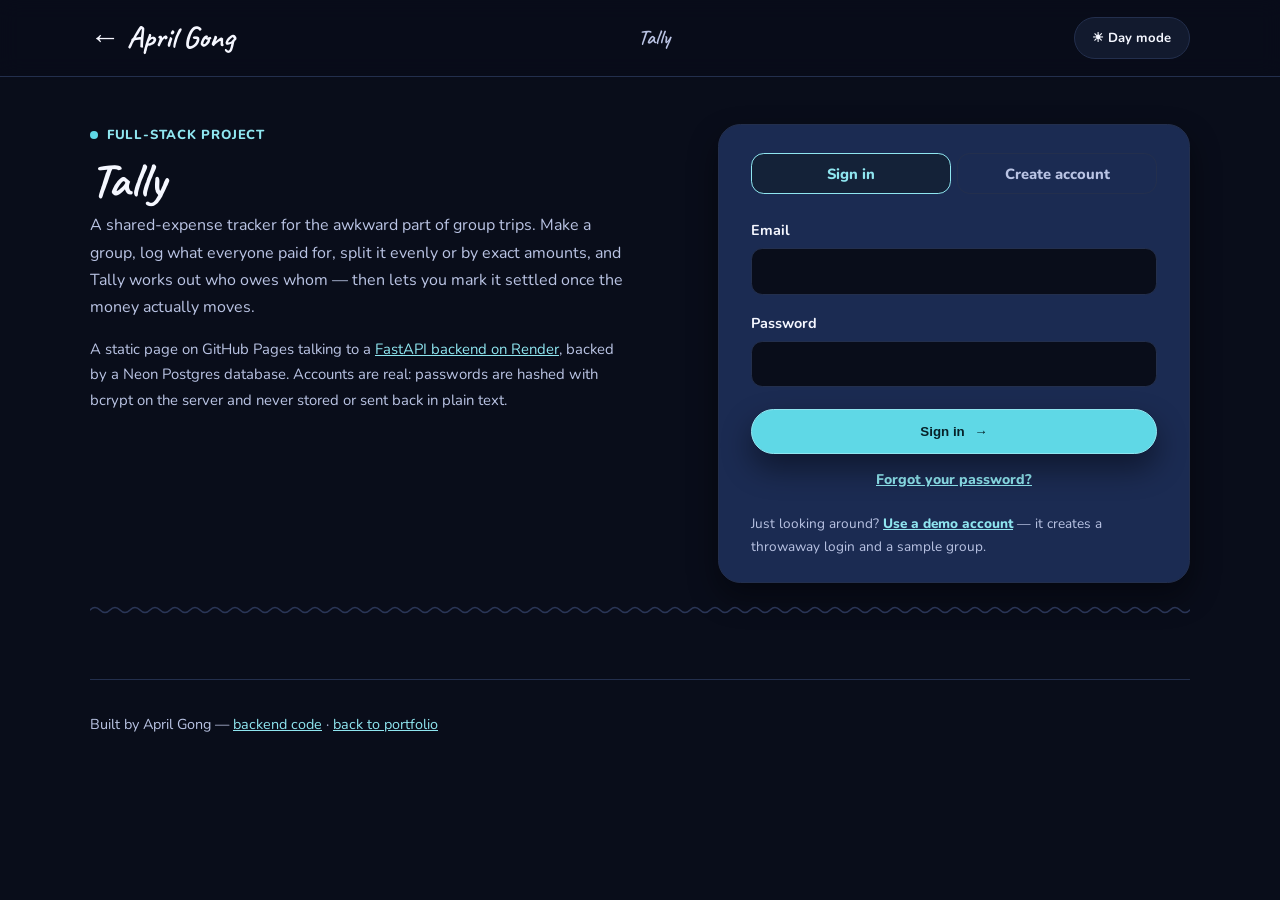
<file: tally/index.html>
<!doctype html>
<html lang="en">
  <head>
    <meta charset="UTF-8" />
    <meta name="viewport" content="width=device-width, initial-scale=1.0" />
    <meta
      name="description"
      content="Tally — a shared-expense tracker. Create a group, log what people paid for, and see who owes whom."
    />
    <title>Tally | April Gong</title>
    <link rel="preconnect" href="https://fonts.googleapis.com" />
    <link rel="preconnect" href="https://fonts.gstatic.com" crossorigin />
    <link
      href="https://fonts.googleapis.com/css2?family=Caveat:wght@500;600;700&family=Nunito:ital,wght@0,400;0,600;0,700;0,800;1,600&display=swap"
      rel="stylesheet"
    />
    <link rel="stylesheet" href="../styles.css" />
    <link rel="stylesheet" href="style.css" />
  </head>
  <body class="tally-page">
    <header class="site-header">
      <nav class="nav" aria-label="Primary navigation">
        <a class="wordmark" href="../index.html#projects">&larr; April Gong</a>
        <span class="page-title">Tally</span>
        <button class="theme-toggle" type="button" aria-pressed="false">🌙 Night mode</button>
      </nav>
    </header>

    <main class="tally-main">
      <!-- Shown while the Render free tier wakes from sleep. -->
      <div class="wake-banner" id="wake-banner" hidden>
        <span class="spinner" aria-hidden="true"></span>
        <span
          >Waking the server up&hellip; the backend sleeps when idle on Render's free tier, so
          the first request takes up to a minute.</span
        >
      </div>

      <div class="toast-stack" id="toast-stack" aria-live="polite" aria-atomic="false"></div>

      <!-- ============================ signed out ============================ -->
      <section class="view" id="view-auth">
        <div class="auth-intro">
          <p class="eyebrow">Full-stack project</p>
          <h1>Tally</h1>
          <p class="blurb">
            A shared-expense tracker for the awkward part of group trips. Make a group, log what
            everyone paid for, split it evenly or by exact amounts, and Tally works out who owes
            whom &mdash; then lets you mark it settled once the money actually moves.
          </p>
          <p class="blurb small">
            A static page on GitHub Pages talking to a
            <a id="api-link" href="#" target="_blank" rel="noopener">FastAPI backend on Render</a>,
            backed by a Neon Postgres database. Accounts are real: passwords are hashed with bcrypt
            on the server and never stored or sent back in plain text.
          </p>
        </div>

        <div class="auth-card">
          <div class="tabs" role="tablist" aria-label="Sign in or create an account">
            <button class="tab is-active" id="tab-login" role="tab" aria-selected="true" type="button">
              Sign in
            </button>
            <button class="tab" id="tab-register" role="tab" aria-selected="false" type="button">
              Create account
            </button>
          </div>

          <form class="stack" id="login-form">
            <label>
              Email
              <input type="email" name="email" autocomplete="email" required />
            </label>
            <label>
              Password
              <input type="password" name="password" autocomplete="current-password" required />
            </label>
            <button class="button" type="submit">Sign in <span aria-hidden="true">&rarr;</span></button>
            <p class="forgot-row">
              <button type="button" class="link-button" id="forgot-link">Forgot your password?</button>
            </p>
          </form>

          <!-- Step 1 of a reset: ask where to send the link. -->
          <form class="stack" id="forgot-form" hidden>
            <p class="hint">
              Enter the email you signed up with and we'll send a link to choose a new
              password.
            </p>
            <label>
              Email
              <input type="email" name="email" autocomplete="email" required />
            </label>
            <button class="button" type="submit">Send reset link <span aria-hidden="true">&rarr;</span></button>
            <p class="forgot-row">
              <button type="button" class="link-button" id="back-to-login">&larr; Back to sign in</button>
            </p>
          </form>

          <!-- Step 2: reached by clicking the emailed link, which carries ?reset_token=. -->
          <form class="stack" id="reset-form" hidden>
            <p class="hint">Choose a new password for <strong id="reset-email">your account</strong>.</p>
            <label>
              New password
              <input
                type="password"
                name="password"
                autocomplete="new-password"
                minlength="8"
                maxlength="72"
                required
              />
              <small>At least 8 characters.</small>
            </label>
            <label>
              Confirm new password
              <input
                type="password"
                name="confirm"
                autocomplete="new-password"
                minlength="8"
                maxlength="72"
                required
              />
            </label>
            <button class="button" type="submit">Set new password <span aria-hidden="true">&rarr;</span></button>
            <p class="forgot-row">
              <button type="button" class="link-button" id="cancel-reset">&larr; Back to sign in</button>
            </p>
          </form>

          <form class="stack" id="register-form" hidden>
            <label>
              Name
              <input type="text" name="name" autocomplete="name" maxlength="120" required />
            </label>
            <label>
              Email
              <input type="email" name="email" autocomplete="email" required />
            </label>
            <label>
              Password
              <input
                type="password"
                name="password"
                autocomplete="new-password"
                minlength="8"
                maxlength="72"
                required
              />
              <small>At least 8 characters.</small>
            </label>
            <button class="button" type="submit">
              Create account <span aria-hidden="true">&rarr;</span>
            </button>
          </form>

          <p class="demo-hint">
            Just looking around? <button type="button" class="link-button" id="demo-button">Use a demo account</button>
            &mdash; it creates a throwaway login and a sample group.
          </p>
        </div>
      </section>

      <!-- ============================ group list ============================ -->
      <section class="view" id="view-groups" hidden>
        <div class="view-head">
          <div>
            <p class="eyebrow">Your groups</p>
            <h1 id="greeting">Hello</h1>
          </div>
          <button class="ghost-button" type="button" id="sign-out">Sign out</button>
        </div>

        <div class="verify-banner" id="verify-banner" hidden>
          <span>
            <strong>Confirm your email.</strong> We sent a link to
            <span id="verify-address">your address</span>. It's how you'd get back in if you
            ever forget your password.
          </span>
          <span class="verify-actions">
            <button type="button" class="ghost-button tiny" id="resend-verification">Resend</button>
            <button type="button" class="icon-button" id="dismiss-verify" aria-label="Hide this notice">&times;</button>
          </span>
        </div>

        <div class="totals-row" id="totals-row"></div>

        <div class="group-grid" id="group-grid"></div>

        <form class="card new-group-card" id="new-group-form">
          <h2>Start a group</h2>
          <label>
            Name
            <input type="text" name="name" placeholder="Beach trip" maxlength="120" required />
          </label>
          <label>
            Description <small>(optional)</small>
            <input type="text" name="description" placeholder="Summer 2026" maxlength="500" />
          </label>
          <button class="button" type="submit">Create group <span aria-hidden="true">&rarr;</span></button>
        </form>
      </section>

      <!-- =========================== group detail =========================== -->
      <section class="view" id="view-group" hidden>
        <div class="view-head">
          <div>
            <button type="button" class="link-button" id="back-to-groups">&larr; All groups</button>
            <h1 id="group-name">Group</h1>
            <p class="group-description" id="group-description"></p>
          </div>
          <button class="ghost-button danger" type="button" id="delete-group" hidden>Delete group</button>
        </div>

        <div class="detail-grid">
          <div class="detail-main">
            <section class="card">
              <div class="card-head">
                <h2>Who owes whom</h2>
                <button class="ghost-button" type="button" id="settle-button">Settle up</button>
              </div>
              <div id="debts"></div>
              <div class="balance-strip" id="balance-strip"></div>
            </section>

            <section class="card">
              <div class="card-head">
                <h2>Activity</h2>
              </div>
              <ul class="activity-list" id="activity-list"></ul>
            </section>
          </div>

          <div class="detail-side">
            <form class="card" id="expense-form">
              <h2>Add an expense</h2>
              <label>
                What was it for?
                <input type="text" name="description" placeholder="Dinner" maxlength="200" required />
              </label>
              <label>
                Amount
                <div class="amount-input">
                  <span aria-hidden="true">$</span>
                  <input type="number" name="amount" step="0.01" min="0.01" placeholder="0.00" required />
                </div>
              </label>
              <label>
                Paid by
                <select name="paid_by" id="paid-by"></select>
              </label>
              <fieldset class="split-toggle">
                <legend>Split</legend>
                <label class="radio">
                  <input type="radio" name="split_type" value="even" checked />
                  Evenly
                </label>
                <label class="radio">
                  <input type="radio" name="split_type" value="exact" />
                  Exact amounts
                </label>
              </fieldset>
              <div class="participants" id="participants"></div>
              <p class="split-summary" id="split-summary"></p>
              <button class="button" type="submit">Add expense <span aria-hidden="true">&rarr;</span></button>
            </form>

            <section class="card">
              <h2>Members</h2>
              <ul class="member-list" id="member-list"></ul>
              <form class="inline-form" id="add-member-form">
                <label class="sr-only" for="member-email">Email of the person to add</label>
                <input
                  type="email"
                  id="member-email"
                  name="email"
                  placeholder="their@email.com"
                  required
                />
                <button class="ghost-button" type="submit">Add</button>
              </form>
              <small class="hint">They need a Tally account first.</small>
            </section>
          </div>
        </div>
      </section>
    </main>

    <!-- ============================ settle modal ============================ -->
    <div class="modal-overlay" id="settle-modal" hidden>
      <div class="modal-card" role="dialog" aria-modal="true" aria-labelledby="settle-title">
        <h2 id="settle-title">Record a payment</h2>
        <p class="hint">
          This doesn't move real money &mdash; it records that it already moved, and cancels out
          that much debt.
        </p>
        <form class="stack" id="settle-form">
          <label>
            Who paid
            <select name="from_user" id="settle-from"></select>
          </label>
          <label>
            Who they paid
            <select name="to_user" id="settle-to"></select>
          </label>
          <label>
            Amount
            <div class="amount-input">
              <span aria-hidden="true">$</span>
              <input type="number" name="amount" step="0.01" min="0.01" required />
            </div>
          </label>
          <label>
            Note <small>(optional)</small>
            <input type="text" name="note" placeholder="Venmo" maxlength="200" />
          </label>
          <div class="modal-actions">
            <button type="button" class="ghost-button" id="settle-cancel">Cancel</button>
            <button class="button" type="submit">Record it <span aria-hidden="true">&rarr;</span></button>
          </div>
        </form>
      </div>
    </div>

    <footer class="tally-footer">
      <p>
        Built by April Gong &mdash;
        <a href="https://github.com/agongster/tally-backend">backend code</a> ·
        <a href="../index.html#projects">back to portfolio</a>
      </p>
    </footer>

    <script src="app.js" defer></script>
  </body>
</html>
</file>
<file: styles.css>
/* Dark bluish-black theme is the default; [data-theme="light"] below overrides it. */
:root {
  --ink: #f5f7ff;
  --muted: #bac4e4;
  --paper: #090d1a;
  --paper-alt: #121a2e;
  --line: #232f4d;
  --accent: #5fd8e6;
  --accent-dark: #8fe6f0;
  --accent-soft: #142238;
  --accent-rgb: 95, 216, 230;
  --hero-accent: #8fe9f0;
  --heading-scroll-end: #8fe9f0;
  --shadow: 0 14px 30px rgba(0, 0, 4, .45);
  --card-bg: #1b2b52;
  --card-bg-hover: #26396b;
  --card-bg-open: #35498f;
  --card-active-ring: rgba(95, 216, 230, .45);
  --button-ink: #072229;
}

[data-theme="light"] {
  --ink: #142629;
  --muted: #405153;
  --paper: #f4faff;
  --paper-alt: #e3f1fb;
  --line: #cbe4f5;
  --accent: #0f95ac;
  --accent-dark: #0b6d7d;
  --accent-soft: #cdeef0;
  --accent-rgb: 15, 149, 172;
  --hero-accent: #8fe9f0;
  --heading-scroll-end: #29c2d6;
  --shadow: 0 10px 24px rgba(31, 66, 68, .14);
  --card-bg: #d2eef4;
  --card-bg-hover: #aedeea;
  --card-bg-open: #99d4e6;
  --card-active-ring: rgba(15, 149, 172, .35);
  --button-ink: #ffffff;
}

* { box-sizing: border-box; }
html { scroll-behavior: smooth; }
body {
  margin: 0;
  color: var(--ink);
  background: var(--paper);
  font-family: "Nunito", "Segoe UI", sans-serif;
  font-size: 16px;
  line-height: 1.7;
  transition: background-color .3s ease, color .3s ease;
}

h1, h2, h3, h4 { font-family: "Caveat", "Segoe Print", cursive; font-weight: 600; letter-spacing: .01em; margin: 0; }
p { margin: 0 0 1rem; }
a { color: inherit; }

.site-header {
  position: sticky;
  top: 0;
  z-index: 20;
  background: color-mix(in srgb, var(--paper) 92%, transparent);
  backdrop-filter: blur(10px);
  box-shadow: 0 1px 0 var(--line);
}
.nav, main, footer { width: min(100% - 2.5rem, 1100px); margin: 0 auto; }
.nav { display: flex; align-items: center; justify-content: space-between; gap: 1.5rem; min-height: 4.75rem; }
.wordmark {
  color: var(--ink);
  font-family: "Caveat", cursive;
  font-size: 1.9rem;
  font-weight: 700;
  text-decoration: none;
}
.nav ul { display: flex; flex-wrap: wrap; gap: 1.4rem; margin: 0; padding: 0; list-style: none; font-weight: 700; font-size: .92rem; }
.nav a:not(.wordmark) { color: var(--ink); text-decoration: none; border-bottom: 2px solid transparent; padding-bottom: .15rem; }
.nav a:hover, .nav a:focus-visible { border-color: var(--accent); color: var(--accent-dark); }
.theme-toggle {
  border: 1px solid var(--line);
  border-radius: 999px;
  background: var(--paper-alt);
  color: var(--ink);
  cursor: pointer;
  font: inherit;
  font-size: .82rem;
  font-weight: 700;
  padding: .55rem 1.1rem;
  transition: background-color .2s ease, transform .2s ease, box-shadow .2s ease, scale .15s ease;
}
.theme-toggle:hover, .theme-toggle:focus-visible { background: var(--card-bg-hover); box-shadow: var(--shadow); transform: translateY(-1px); }
.theme-toggle:active { scale: .93; }

section { position: relative; padding: 5.5rem 0; }
section:not(.hero):not(.contact)::after {
  content: "";
  position: absolute;
  left: 0;
  right: 0;
  bottom: 0;
  height: 10px;
  background-image: url("data:image/svg+xml,%3Csvg xmlns='http://www.w3.org/2000/svg' width='40' height='10'%3E%3Cpath d='M0,5 Q5,0 10,5 T20,5 T30,5 T40,5' fill='none' stroke='%232e3a5e' stroke-width='1.6' stroke-linecap='round'/%3E%3C/svg%3E");
  background-repeat: repeat-x;
  background-position: left center;
  opacity: .9;
}
[data-theme="light"] section:not(.hero):not(.contact)::after {
  background-image: url("data:image/svg+xml,%3Csvg xmlns='http://www.w3.org/2000/svg' width='40' height='10'%3E%3Cpath d='M0,5 Q5,0 10,5 T20,5 T30,5 T40,5' fill='none' stroke='%23e2d3ae' stroke-width='1.6' stroke-linecap='round'/%3E%3C/svg%3E");
}
.contact { padding-bottom: 4rem; }

.eyebrow {
  display: flex;
  align-items: center;
  gap: .55rem;
  color: var(--accent-dark);
  font-size: .82rem;
  font-weight: 800;
  letter-spacing: .06em;
  margin: 0 0 .65rem;
  text-transform: uppercase;
}
.eyebrow::before { content: ""; width: .5rem; height: .5rem; border-radius: 50%; background: var(--accent); flex: none; }
h2 { font-size: clamp(2rem, 4.8vw, 3.7rem); line-height: 1.1; text-wrap: balance; }
h3 { font-size: 1.4rem; margin-bottom: .45rem; }
.section-head { margin-bottom: 2.5rem; max-width: 100%; }
.section-head h2, .section-head h3 { max-width: 60rem; transition: color .2s ease-out; }

.community-list a, .experience-more a, .card-details-inner a, .games-intro a, .contact-links a, footer .credits a {
  color: var(--accent-dark);
  font-weight: 700;
  text-decoration: underline;
  text-decoration-color: var(--accent-soft);
  text-underline-offset: .2rem;
  transition: color .2s ease, text-decoration-color .2s ease;
}
.community-list a:hover, .experience-more a:hover, .card-details-inner a:hover, .games-intro a:hover, .contact-links a:hover, footer .credits a:hover,
.community-list a:focus-visible, .experience-more a:focus-visible, .card-details-inner a:focus-visible, .games-intro a:focus-visible, .contact-links a:focus-visible {
  color: var(--accent);
  text-decoration-color: var(--accent);
}
.community-list a span, .experience-more a span, .card-details-inner a span, .games-intro a span, .contact-links a span {
  display: inline-block;
  transition: transform .2s ease;
}
.community-list a:hover span, .experience-more a:hover span, .card-details-inner a:hover span, .games-intro a:hover span, .contact-links a:hover span {
  transform: translateX(.2rem);
}

/* ---------- hero ---------- */
.hero {
  display: grid;
  grid-template-columns: 1.15fr 1fr;
  align-items: center;
  gap: 2rem;
  width: 100vw;
  min-height: calc(100svh - 4.75rem);
  margin-left: calc(50% - 50vw);
  padding: 6rem max(1.25rem, calc((100vw - 1100px) / 2)) 4rem;
  overflow: hidden;
}
.hero-sky {
  position: absolute;
  inset: 0;
  z-index: 0;
  overflow: hidden;
  background: url("assets/hero-clouds.jpg") center 65% / cover no-repeat;
}
.hero-sky::after {
  content: "";
  position: absolute;
  inset: 0;
  background:
    linear-gradient(180deg, transparent 68%, var(--paper) 100%),
    linear-gradient(100deg, rgba(3, 7, 16, .72) 0%, rgba(3, 7, 16, .5) 55%, rgba(3, 7, 16, .62) 100%);
}
[data-theme="light"] .hero-sky::after {
  background:
    linear-gradient(180deg, transparent 68%, var(--paper) 100%),
    linear-gradient(100deg, rgba(4, 14, 18, .62) 0%, rgba(4, 14, 18, .38) 55%, rgba(4, 14, 18, .5) 100%);
}
.hero-content, .portrait-frame { position: relative; z-index: 2; }

.hero-content { max-width: 40rem; }
.hero .eyebrow { color: var(--hero-accent); }
.hero .eyebrow::before { background: var(--hero-accent); }
h1 {
  color: #fbfefe;
  font-size: clamp(3.7rem, 9.2vw, 6.6rem);
  font-weight: 700;
  line-height: .96;
  margin-bottom: 1.5rem;
  text-shadow: 0 4px 18px rgba(0, 0, 0, .35);
}
h1 .accent-dot { color: var(--hero-accent); }
.intro { color: #f2f8f8; font-size: clamp(1.05rem, 1.6vw, 1.25rem); font-weight: 600; max-width: 30rem; margin-bottom: 2.25rem; text-shadow: 0 2px 12px rgba(0, 0, 0, .3); }
.button {
  display: inline-flex;
  align-items: center;
  gap: .6rem;
  border: 1px solid var(--accent-dark);
  border-radius: 999px;
  background: var(--accent);
  box-shadow: var(--shadow);
  color: var(--button-ink);
  font-weight: 800;
  padding: .85rem 1.5rem;
  text-decoration: none;
  position: relative;
  transition: background-color .25s ease, transform .2s ease, box-shadow .2s ease, scale .2s ease;
}
.button:hover, .button:focus-visible {
  background: var(--accent-dark);
  box-shadow: 0 14px 28px rgba(var(--accent-rgb), .35);
  transform: translateY(-2px);
}
.button:active { scale: .95; transform: translateY(0); }
.button span { transition: transform .2s ease; }
.button:hover span { transform: translateX(.2rem); }

.button.button-pulse::after {
  content: "";
  position: absolute;
  inset: -1px;
  border-radius: inherit;
  pointer-events: none;
  box-shadow: 0 0 0 0 var(--card-active-ring);
  animation: card-pulse-ring .55s ease-out;
}

.portrait-frame { position: relative; width: 240px; margin: 0 auto; }
.portrait-ring {
  position: absolute;
  inset: -10px;
  border-radius: 50%;
  border: 2px dashed rgba(255, 255, 255, .6);
}
.portrait {
  display: block;
  width: 100%;
  height: auto;
  aspect-ratio: 1;
  border: 6px solid rgba(255, 255, 255, .92);
  border-radius: 50%;
  box-shadow: var(--shadow);
  object-fit: cover;
  transition: transform .6s cubic-bezier(.22, 1, .36, 1);
}
.portrait-frame:hover .portrait { transform: scale(1.04); }

/* ripple rings emanate outward from the portrait while hovered */
.portrait-frame::before, .portrait-frame::after {
  content: "";
  position: absolute;
  inset: -10px;
  border-radius: 50%;
  border: 2px solid var(--hero-accent);
  opacity: 0;
  pointer-events: none;
}
.portrait-frame:hover::before { animation: portrait-ripple 1.8s ease-out infinite; }
.portrait-frame:hover::after { animation: portrait-ripple 1.8s ease-out infinite .9s; }
@keyframes portrait-ripple {
  0% { transform: scale(1); opacity: .55; }
  100% { transform: scale(1.4); opacity: 0; }
}
.portrait-scribble {
  position: absolute;
  top: -2.1rem;
  left: -2.4rem;
  width: 4.2rem;
  height: auto;
  fill: none;
  stroke: var(--hero-accent);
  stroke-linecap: round;
  stroke-width: 2;
}
.portrait-label {
  margin: 1.1rem 0 0;
  color: #f2f8f8;
  font-family: "Caveat", cursive;
  font-size: 1.55rem;
  font-weight: 600;
  text-align: right;
  text-shadow: 0 2px 10px rgba(0, 0, 0, .35);
}

/* ---------- about / skills ---------- */
.skills { display: flex; flex-wrap: wrap; gap: .6rem; margin-top: 1.75rem; }
.skills span {
  border: 1px solid var(--line);
  border-radius: 999px;
  background: var(--paper-alt);
  color: var(--ink);
  font-weight: 700;
  font-size: .88rem;
  padding: .4rem .9rem;
}

/* ---------- expandable card reveal (hover / focus / click-to-pin) ---------- */
.card-details {
  display: grid;
  grid-template-rows: 0fr;
  transition: grid-template-rows .4s ease;
}
.card-details-inner {
  overflow: hidden;
  opacity: 0;
  padding: 1.35rem 1.5rem;
  transition: opacity .3s ease;
}
.community-list .card-details-inner, .experience-list .card-details-inner, .project-placeholder-card .card-details-inner {
  padding: .6rem 0 0;
}
.card-details-inner p { color: var(--muted); }
/* Cards that link to more than one place: keep the links on their own tight rows. */
.card-details-inner p.card-links { margin-bottom: .35rem; }
.card-details-inner p.card-links:last-child { margin-bottom: 0; }
.expand-card:hover .card-details, .expand-card:focus-within .card-details, .expand-card.is-open .card-details {
  grid-template-rows: 1fr;
}
.expand-card:hover .card-details-inner, .expand-card:focus-within .card-details-inner, .expand-card.is-open .card-details-inner {
  opacity: 1;
  transition-delay: .08s;
}
.expand-card { cursor: pointer; position: relative; }

/* a small chevron makes the expand/collapse affordance explicit */
.expand-card::after {
  content: "";
  position: absolute;
  top: .9rem;
  right: .9rem;
  width: 1.15rem;
  height: 1.15rem;
  background-color: var(--ink);
  -webkit-mask-image: url("data:image/svg+xml,%3Csvg xmlns='http://www.w3.org/2000/svg' viewBox='0 0 24 24'%3E%3Cpath fill='none' stroke='%23000' stroke-width='3' stroke-linecap='round' stroke-linejoin='round' d='M6 9l6 6 6-6'/%3E%3C/svg%3E");
  mask-image: url("data:image/svg+xml,%3Csvg xmlns='http://www.w3.org/2000/svg' viewBox='0 0 24 24'%3E%3Cpath fill='none' stroke='%23000' stroke-width='3' stroke-linecap='round' stroke-linejoin='round' d='M6 9l6 6 6-6'/%3E%3C/svg%3E");
  -webkit-mask-repeat: no-repeat;
  mask-repeat: no-repeat;
  -webkit-mask-position: center;
  mask-position: center;
  -webkit-mask-size: contain;
  mask-size: contain;
  filter: drop-shadow(0 1px 3px rgba(0, 0, 0, .5));
  transition: transform .3s ease, background-color .3s ease;
  pointer-events: none;
}
.expand-card:hover::after, .expand-card:focus-within::after, .expand-card.is-open::after {
  background-color: var(--accent);
}
.expand-card.is-open::after { transform: rotate(180deg); }

/* click feedback: a gentle ripple that expands outward from the card and fades */
.expand-card.card-pulse::before {
  content: "";
  position: absolute;
  inset: 0;
  border-radius: inherit;
  pointer-events: none;
  box-shadow: 0 0 0 0 var(--card-active-ring);
  animation: card-pulse-ring .6s ease-out;
}
@keyframes card-pulse-ring {
  0% { box-shadow: 0 0 0 0 var(--card-active-ring); opacity: 1; }
  100% { box-shadow: 0 0 0 16px transparent; opacity: 0; }
}

.card-media { position: relative; border-bottom: 1px solid var(--line); }
.card-media img { display: block; width: 100%; object-fit: cover; }
.card-media h3, .card-media h4 {
  position: absolute;
  left: 0;
  right: 0;
  bottom: 0;
  margin: 0;
  padding: 2.25rem 1.4rem 1rem;
  background: linear-gradient(180deg, transparent, rgba(6, 10, 22, .8));
  color: #fff;
  text-shadow: 0 2px 10px rgba(0, 0, 0, .4);
}

/* ---------- community / experience ---------- */
.community-list, .experience-list { display: grid; gap: 1.1rem; }
.community-list article, .experience-list article {
  border: 1px solid var(--line);
  border-radius: 1.1rem;
  background: var(--card-bg);
  box-shadow: var(--shadow);
  padding: 1.4rem 1.6rem;
  transition: background-color .3s ease, border-color .3s ease, scale .25s ease, box-shadow .25s ease;
}
.community-list article:hover, .experience-list article:hover,
.community-list article:focus-within, .experience-list article:focus-within {
  background: var(--card-bg-hover);
  scale: 1.02;
}
.community-list article:active, .experience-list article:active {
  scale: .985;
}
.community-list article.is-open, .experience-list article.is-open {
  background: var(--card-bg-open);
  border-color: var(--accent);
}
.community-list h3, .experience-list h3 { font-size: 1.4rem; }
.community-list p, .experience-list p { color: var(--muted); margin-bottom: 0; max-width: 48rem; }
.experience-list .role-meta {
  color: var(--accent-dark);
  font-family: "Nunito", sans-serif;
  font-weight: 800;
  font-size: .88rem;
  margin-bottom: .4rem;
}
.experience-more { margin: 1.75rem 0 0; }

/* ---------- projects / games ---------- */
.project-grid, .game-grid { display: grid; grid-template-columns: repeat(2, minmax(0, 1fr)); gap: 1.75rem; }
.project-card, .game-card {
  overflow: hidden;
  border: 1px solid var(--line);
  border-radius: 1.1rem;
  background: var(--card-bg);
  box-shadow: var(--shadow);
  transition: background-color .3s ease, border-color .3s ease, transform .25s ease, box-shadow .25s ease, scale .25s ease;
}
.project-card:hover, .game-card:hover, .project-card:focus-within, .game-card:focus-within {
  background: var(--card-bg-hover);
  box-shadow: 0 18px 34px rgba(4, 10, 26, .35);
  transform: translateY(-4px);
  scale: 1.03;
}
.project-card:active, .game-card:active { scale: .985; transform: translateY(-1px); }
.project-card.is-open, .game-card.is-open {
  background: var(--card-bg-open);
  border-color: var(--accent);
}
.project-card .card-media img { height: auto; aspect-ratio: 16 / 9; }
.project-card .card-media h3 { font-size: 1.6rem; }
.project-placeholder-card { border-style: dashed; background: color-mix(in srgb, var(--card-bg) 70%, var(--paper)); padding: 1.35rem 1.5rem; }

.games { margin-top: 5rem; }
.games > .section-head { margin-bottom: 1.75rem; }
.games-intro { color: var(--muted); max-width: 42rem; margin-bottom: 2.5rem; }
.game-card .card-media img { height: 190px; }
.game-card h4 { font-size: 1.75rem; font-weight: 700; font-family: "Caveat", cursive; }

/* ---------- contact / footer ---------- */
.contact-links { display: flex; flex-wrap: wrap; gap: .8rem; }
footer { padding: 2.5rem 0 2.75rem; color: var(--muted); font-size: .92rem; }
.credits { max-width: 48rem; }

@media (max-width: 760px) {
  .nav { align-items: flex-start; flex-wrap: wrap; padding: .7rem 0; }
  .nav ul { order: 3; width: 100%; justify-content: flex-start; gap: .5rem 1rem; }
  .theme-toggle { margin-left: auto; }
  .hero { grid-template-columns: 1fr; min-height: 100svh; gap: 3rem; padding: 4rem 1.25rem 3.5rem; }
  .portrait-frame { width: 165px; margin: 0 auto; }
}

@media (max-width: 600px) {
  .nav, main, footer { width: min(100% - 1.5rem, 1100px); }
  section { padding: 4rem 0; }
  .project-grid, .game-grid { grid-template-columns: 1fr; }
  .theme-toggle { width: 100%; }
}

.reveal {
  opacity: 0;
  translate: 0 28px;
  scale: 1;
  transition: opacity .7s ease, translate .7s ease, scale .15s ease-out;
}
.reveal.is-visible { opacity: 1; translate: 0 0; }

.community-list .reveal:nth-child(2), .experience-list .reveal:nth-child(2),
.project-grid .reveal:nth-child(2), .game-grid .reveal:nth-child(2) { transition-delay: .08s; }
.community-list .reveal:nth-child(3), .experience-list .reveal:nth-child(3),
.project-grid .reveal:nth-child(3), .game-grid .reveal:nth-child(3) { transition-delay: .16s; }
.experience-list .reveal:nth-child(4), .game-grid .reveal:nth-child(4) { transition-delay: .24s; }
.experience-list .reveal:nth-child(5), .game-grid .reveal:nth-child(5) { transition-delay: .32s; }

.flying-bird {
  position: absolute;
  top: 10%;
  left: -25%;
  width: 150px;
  height: auto;
  opacity: 0;
  pointer-events: none;
  z-index: 1;
  filter: url(#bird-outline);
  will-change: transform;
  animation: fly-across 16s linear infinite;
}
@keyframes fly-across {
  0% { transform: translate(0, 0); opacity: 0; }
  4% { opacity: .55; }
  50% { transform: translate(65vw, -7vh); }
  96% { opacity: .55; }
  100% { transform: translate(130vw, 3vh); opacity: 0; }
}

.click-flower {
  position: fixed;
  z-index: 9999;
  pointer-events: none;
  animation: click-flower-bloom .7s ease-out forwards;
}
@keyframes click-flower-bloom {
  0% { transform: translate(-50%, -50%) scale(.15) rotate(-20deg); opacity: 0; }
  35% { opacity: 1; }
  100% { transform: translate(-50%, -50%) scale(1.4) rotate(18deg); opacity: 0; }
}

/* ---------- draggable music companion ---------- */
.music-widget {
  position: fixed;
  right: 1.75rem;
  bottom: 1.75rem;
  z-index: 60;
  display: flex;
  flex-direction: column;
  align-items: center;
  gap: .5rem;
  width: 84px;
  cursor: grab;
  user-select: none;
}
.music-widget:active { cursor: grabbing; }
.music-widget:focus-visible { outline: 2px solid var(--accent); outline-offset: 8px; border-radius: 50%; }

.music-widget::before, .music-widget::after {
  content: "";
  position: absolute;
  top: 0;
  left: 0;
  width: 84px;
  height: 84px;
  border-radius: 50%;
  border: 2px solid var(--accent);
  opacity: 0;
  pointer-events: none;
}
.music-widget.is-playing::before { animation: guy-ring-pulse 1.8s ease-out infinite; }
.music-widget.is-playing::after { animation: guy-ring-pulse 1.8s ease-out infinite .9s; }
@keyframes guy-ring-pulse {
  0% { transform: scale(.75); opacity: .55; }
  100% { transform: scale(1.55); opacity: 0; }
}

.music-guy-img {
  width: 84px;
  height: auto;
  display: block;
  border-radius: 50%;
  touch-action: none;
  -webkit-user-drag: none;
  animation: guy-glow-breathe 2.2s ease-in-out infinite;
}
.music-widget.is-playing .music-guy-img { animation: guy-bounce 1.05s ease-in-out infinite, guy-glow-breathe 1.1s ease-in-out infinite; }
@keyframes guy-bounce {
  0%, 100% { transform: translateY(0) rotate(0deg); }
  25% { transform: translateY(-7px) rotate(-4deg); }
  50% { transform: translateY(0) rotate(0deg); }
  75% { transform: translateY(-3px) rotate(4deg); }
}
@keyframes guy-glow-breathe {
  0%, 100% {
    filter: drop-shadow(0 0 10px rgba(var(--accent-rgb), .55)) drop-shadow(0 8px 18px rgba(0, 0, 0, .5));
  }
  50% {
    filter: drop-shadow(0 0 26px rgba(var(--accent-rgb), .95)) drop-shadow(0 8px 18px rgba(0, 0, 0, .5));
  }
}

.music-drag-hint {
  position: absolute;
  bottom: 100%;
  left: 50%;
  translate: -50% 0;
  margin-bottom: .35rem;
  padding: .3rem .7rem;
  border-radius: 999px;
  background: var(--card-bg);
  border: 1px solid var(--line);
  color: var(--ink);
  font-family: "Caveat", cursive;
  font-size: 1.05rem;
  font-weight: 700;
  white-space: nowrap;
  box-shadow: var(--shadow);
  pointer-events: none;
  animation: drag-hint-bob 1.6s ease-in-out infinite;
  transition: opacity .4s ease, translate .4s ease;
}
.music-widget.hint-hidden .music-drag-hint { opacity: 0; translate: -50% 6px; animation: none; }
@keyframes drag-hint-bob {
  0%, 100% { translate: -50% 0; }
  50% { translate: -50% -4px; }
}

.music-mute {
  border: 1px solid var(--line);
  border-radius: 999px;
  background: var(--card-bg);
  color: var(--ink);
  width: 2.1rem;
  height: 2.1rem;
  display: grid;
  place-items: center;
  font-size: 1rem;
  line-height: 1;
  cursor: pointer;
  box-shadow: var(--shadow);
  transition: background-color .2s ease, scale .15s ease;
}
.music-mute:hover { background: var(--card-bg-hover); }
.music-mute:active { scale: .9; }

.music-volume {
  width: 84px;
  accent-color: var(--accent);
  opacity: 0;
  height: 0;
  pointer-events: none;
  transition: opacity .25s ease;
}
.music-widget.is-playing .music-volume {
  opacity: 1;
  height: auto;
  pointer-events: auto;
}

@media (max-width: 600px) {
  .music-widget { right: 1.1rem; bottom: 1.1rem; width: 64px; }
  .music-widget::before, .music-widget::after { width: 64px; height: 64px; }
  .music-guy-img, .music-volume { width: 64px; }
}

/* ---------- ambient background: twinkling stars (dark) / falling petals (light) ---------- */
.stars-bg, .petals-bg {
  position: fixed;
  inset: 0;
  z-index: -1;
  overflow: hidden;
  pointer-events: none;
  opacity: 1;
  /* dim slightly over the centered content column so it stays readable, and
     stay brightest toward the edges where there's nothing to compete with */
  -webkit-mask-image: linear-gradient(to right, black 0%, black 10%, rgba(0, 0, 0, .4) 30%, rgba(0, 0, 0, .4) 70%, black 90%, black 100%);
  mask-image: linear-gradient(to right, black 0%, black 10%, rgba(0, 0, 0, .4) 30%, rgba(0, 0, 0, .4) 70%, black 90%, black 100%);
}
.petals-bg { display: none; }
[data-theme="light"] .stars-bg { display: none; }
[data-theme="light"] .petals-bg { display: block; }

.star {
  position: absolute;
  border-radius: 50%;
  background: #fff;
  box-shadow: 0 0 7px 1px #fff;
  animation: star-twinkle ease-in-out infinite;
}
@keyframes star-twinkle {
  0%, 100% { opacity: .3; transform: scale(1); }
  50% { opacity: 1; transform: scale(1.8); }
}

.shooting-star {
  position: absolute;
  top: 0;
  left: 0;
  height: 2px;
  width: 100px;
  border-radius: 999px;
  background: linear-gradient(90deg, rgba(255, 255, 255, 0), rgba(255, 255, 255, .95));
  opacity: 0;
  animation: shooting-star-fly linear infinite;
}
@keyframes shooting-star-fly {
  0% { transform: translate(0, 0) rotate(var(--rot, 20deg)); opacity: 0; }
  1.5% { opacity: 1; }
  15% { transform: translate(var(--dx, 38vw), var(--dy, 18vh)) rotate(var(--rot, 20deg)); opacity: 0; }
  100% { transform: translate(var(--dx, 38vw), var(--dy, 18vh)) rotate(var(--rot, 20deg)); opacity: 0; }
}

.petal {
  position: absolute;
  top: -8%;
  animation-name: petal-fall-a;
  animation-timing-function: linear;
  animation-iteration-count: infinite;
}
.petal.drift-b { animation-name: petal-fall-b; }
.petal svg { display: block; width: 100%; height: 100%; }
@keyframes petal-fall-a {
  0%   { transform: translate(0, -10vh) rotate(0deg); }
  25%  { transform: translate(22px, 15vh) rotate(90deg); }
  50%  { transform: translate(-16px, 45vh) rotate(180deg); }
  75%  { transform: translate(24px, 75vh) rotate(270deg); }
  100% { transform: translate(-12px, 112vh) rotate(360deg); }
}
@keyframes petal-fall-b {
  0%   { transform: translate(0, -10vh) rotate(0deg); }
  25%  { transform: translate(-20px, 15vh) rotate(-90deg); }
  50%  { transform: translate(18px, 45vh) rotate(-180deg); }
  75%  { transform: translate(-22px, 75vh) rotate(-270deg); }
  100% { transform: translate(14px, 112vh) rotate(-360deg); }
}

@media (prefers-reduced-motion: reduce) {
  *, *::before, *::after { animation-duration: .01ms !important; scroll-behavior: auto !important; transition-duration: .01ms !important; }
  .flying-bird, .stars-bg, .petals-bg { display: none; }
}
</file>
<file: fishing-sim/style.css>
/* Tiny Tides — styles. Warm sunset palette, chunky pixel borders. */
/* Body text is Jersey 10 (SIL Open Font License), self-hosted so it can be
   scaled up to sit where the old font did. Headings keep Pixelify Sans, but
   borrow Jersey's digits because Pixelify's 5 reads as a backwards S. */
@font-face {
  font-family: 'TT Body';
  src: url('fonts/jersey10-latin.woff2') format('woff2');
  size-adjust: 125%;
  font-display: swap;
}
@font-face {
  font-family: 'TT Digits';
  src: url('fonts/jersey10-latin.woff2') format('woff2');
  unicode-range: U+30-39;
  size-adjust: 110%;
  font-display: swap;
}

:root {
  --ink: #2a1a2e;
  --plum: #3d2450;
  --plum-2: #5a2e5e;
  --coral: #ff8a6b;
  --peach: #ffc9a0;
  --gold: #ffd27a;
  --gold-deep: #e0a020;
  --cream: #fff4e0;
  --cream-2: #f5e2c8;
  --rose: #e0566e;
  --mint: #8fd19e;
  --sky: #7fb8e6;
  --lilac: #c79bf2;
  --font: 'TT Body', 'Pixelify Sans', ui-monospace, 'Courier New', monospace;
  --font-title: 'TT Digits', 'Pixelify Sans', ui-monospace, monospace;
}

* { box-sizing: border-box; }
[hidden] { display: none !important; }

html, body { height: 100%; }
body {
  margin: 0;
  background:
    radial-gradient(ellipse at 50% 0%, #6a3070 0%, transparent 60%),
    linear-gradient(#2e1c40, #1a1028);
  background-color: #1a1028;
  color: var(--cream);
  font-family: var(--font);
  font-size: 17px;
  line-height: 1.35;
  font-synthesis: none;
  -webkit-font-smoothing: none;
  overscroll-behavior: none;
}

.sr-only {
  position: absolute; width: 1px; height: 1px; overflow: hidden;
  clip: rect(0 0 0 0); white-space: nowrap;
}

.pixel, canvas { image-rendering: pixelated; image-rendering: crisp-edges; }

kbd {
  font-family: var(--font);
  background: var(--cream);
  color: var(--ink);
  padding: 0 .35em;
  border: 2px solid var(--ink);
  box-shadow: 0 2px 0 var(--ink);
  font-size: .85em;
}

/* ----------------------------------------------------------- layout -- */
#app {
  max-width: 1100px;
  margin: 0 auto;
  padding: max(10px, env(safe-area-inset-top)) 16px max(12px, env(safe-area-inset-bottom));
  display: flex;
  flex-direction: column;
  gap: 10px;
  min-height: 100%;
}

#hud {
  display: flex;
  flex-wrap: wrap;
  justify-content: space-between;
  align-items: center;
  gap: 8px;
}
.hud-stats, .hud-buttons { display: flex; flex-wrap: wrap; gap: 6px; align-items: center; }

.pill {
  display: inline-flex;
  align-items: center;
  gap: 6px;
  background: var(--ink);
  color: var(--cream);
  border: 3px solid var(--gold);
  padding: 3px 10px;
  font-weight: 600;
  white-space: nowrap;
}
.phase-pill { border-color: var(--coral); }

.coin-icon, .tank-icon, .pail-icon {
  width: 14px; height: 14px; display: inline-block; flex: none;
  image-rendering: pixelated;
}
.coin-icon {
  background:
    linear-gradient(var(--gold), var(--gold)) 4px 2px / 6px 10px no-repeat,
    linear-gradient(var(--gold), var(--gold)) 2px 4px / 10px 6px no-repeat,
    linear-gradient(#fff3a0, #fff3a0) 6px 4px / 2px 6px no-repeat,
    linear-gradient(var(--gold-deep), var(--gold-deep)) 2px 0 / 10px 14px no-repeat,
    linear-gradient(var(--gold-deep), var(--gold-deep)) 0 2px / 14px 10px no-repeat;
}
.pail-icon {
  background:
    linear-gradient(#c8c0d8, #c8c0d8) 3px 5px / 8px 8px no-repeat,
    linear-gradient(#8a8098, #8a8098) 2px 4px / 10px 10px no-repeat,
    linear-gradient(#8a8098, #8a8098) 3px 1px / 8px 2px no-repeat,
    linear-gradient(#8a8098, #8a8098) 2px 1px / 2px 4px no-repeat,
    linear-gradient(#8a8098, #8a8098) 10px 1px / 2px 4px no-repeat;
}
/* a little glass tank with a fish in it */
.tank-icon {
  background:
    linear-gradient(#ff8a6b, #ff8a6b) 4px 8px / 4px 3px no-repeat,
    linear-gradient(#ff8a6b, #ff8a6b) 8px 7px / 2px 5px no-repeat,
    linear-gradient(#bfe8f0, #bfe8f0) 1px 5px / 12px 1px no-repeat,
    linear-gradient(#7fb8e6, #7fb8e6) 1px 5px / 12px 8px no-repeat,
    linear-gradient(#4a3a5a, #4a3a5a) 0 3px / 14px 11px no-repeat;
}

/* ----------------------------------------------------------- stage -- */
#stage {
  position: relative;
  align-self: center;
  width: min(100%, calc((100dvh - 190px) * 16 / 9));
  min-width: min(100%, 288px);
  border: 4px solid var(--ink);
  box-shadow: 0 0 0 4px var(--gold), 0 0 0 8px var(--ink), 0 14px 30px rgba(0, 0, 0, .5);
  margin: 8px 0;
  touch-action: none;
  user-select: none;
  -webkit-user-select: none;
  -webkit-touch-callout: none;
  cursor: pointer;
  background: #1a1028;
}
#scene { display: block; width: 100%; height: auto; aspect-ratio: 16 / 9; }

#prompt {
  position: absolute;
  left: 50%;
  bottom: 5%;
  transform: translateX(-50%);
  max-width: 92%;
  width: max-content;
  background: rgba(42, 26, 46, .82);
  color: var(--cream);
  border: 2px solid var(--gold);
  padding: 4px 12px;
  font-size: clamp(12px, 1.9vw, 17px);
  text-align: center;
  pointer-events: none;
}
#prompt:empty { display: none; }

#toasts {
  position: absolute;
  top: 8px; right: 8px;
  display: flex; flex-direction: column; align-items: flex-end; gap: 4px;
  pointer-events: none;
}
.toast {
  background: var(--cream);
  color: var(--ink);
  border: 2px solid var(--ink);
  padding: 2px 10px;
  font-size: clamp(12px, 1.7vw, 16px);
  font-weight: 600;
  animation: toast 2.4s steps(24) forwards;
}
.toast.coin { background: var(--gold); }
@keyframes toast {
  0% { transform: translateY(-6px); opacity: 0; }
  10%, 75% { transform: translateY(0); opacity: 1; }
  100% { transform: translateY(-8px); opacity: 0; }
}

#action-row { display: flex; flex-direction: column; align-items: center; gap: 4px; }
.back-btn { font-size: 15px; padding: 4px 14px; }
.key-hint { margin: 0; font-size: 14px; opacity: .75; text-align: center; }
.dpad {
  display: grid;
  grid-template-columns: repeat(3, 58px);
  grid-template-rows: repeat(2, 50px);
  grid-template-areas: ". up ." "left down right";
  gap: 6px;
  touch-action: none;
  user-select: none;
  -webkit-user-select: none;
}
.dpad button { padding: 0; background: var(--mint); touch-action: none; display: grid; place-items: center; }
.dpad [data-dir="up"] { grid-area: up; }
.dpad [data-dir="left"] { grid-area: left; }
.dpad [data-dir="down"] { grid-area: down; }
.dpad [data-dir="right"] { grid-area: right; }
.arrow { width: 0; height: 0; border: 9px solid transparent; }
.arrow.up { border-bottom: 12px solid var(--ink); border-top-width: 0; }
.arrow.down { border-top: 12px solid var(--ink); border-bottom-width: 0; }
.arrow.left { border-right: 12px solid var(--ink); border-left-width: 0; }
.arrow.right { border-left: 12px solid var(--ink); border-right-width: 0; }
.rotate-hint { display: none; margin: 0; font-size: 14px; opacity: .75; text-align: center; }
.btn .coin-icon, .price .coin-icon, .tank-summary .coin-icon { margin: 0 4px 0 2px; vertical-align: -2px; }

/* ---------------------------------------------------------- buttons -- */
.btn {
  font-family: var(--font);
  font-size: 16px;
  font-weight: 600;
  color: var(--ink);
  background: var(--coral);
  border: 3px solid var(--ink);
  padding: 6px 14px;
  cursor: pointer;
  box-shadow: inset -3px -3px 0 rgba(0, 0, 0, .18), inset 3px 3px 0 rgba(255, 255, 255, .35), 0 3px 0 var(--ink);
  transition: transform 60ms steps(2);
  touch-action: manipulation;
  -webkit-tap-highlight-color: transparent;
}
.btn:hover { filter: brightness(1.07); }
.btn:active, .btn.pressed { transform: translateY(3px); box-shadow: inset -3px -3px 0 rgba(0, 0, 0, .18), inset 3px 3px 0 rgba(255, 255, 255, .35), 0 0 0 var(--ink); }
.btn:disabled { opacity: .5; cursor: not-allowed; filter: grayscale(.4); }
.btn:focus-visible, .close-btn:focus-visible, .tabs button:focus-visible, .item:focus-visible, .swatch:focus-visible, .link-btn:focus-visible, input:focus-visible, summary:focus-visible {
  outline: 3px dashed var(--gold);
  outline-offset: 3px;
}
.btn.big { font-size: 20px; padding: 10px 22px; }
.btn.gold { background: var(--gold); }
.btn.mint { background: var(--mint); }
.btn.plain { background: var(--cream-2); }
.btn.action {
  width: min(100%, 420px);
  user-select: none;
  -webkit-user-select: none;
  -webkit-touch-callout: none;
  touch-action: none;
}
.icon-btn { background: var(--lilac); }
#btn-sound .sound-off { display: none; }
#btn-sound[aria-pressed="false"] .sound-on { display: none; }
#btn-sound[aria-pressed="false"] .sound-off { display: inline; }
#btn-sound[aria-pressed="false"] { background: var(--cream-2); }

.link-btn {
  font-family: var(--font);
  background: none; border: 0; color: var(--rose);
  text-decoration: underline; cursor: pointer; font-size: 14px;
}

/* ----------------------------------------------------------- modals -- */
.modal {
  position: fixed;
  inset: 0;
  z-index: 10;
  display: flex;
  align-items: center;
  justify-content: center;
  padding: 16px;
  background: rgba(26, 16, 40, .62);
  animation: fade .18s steps(4);
}
@keyframes fade { from { opacity: 0; } }

.panel {
  position: relative;
  background: var(--cream);
  color: var(--ink);
  border: 4px solid var(--ink);
  box-shadow: 0 0 0 4px var(--gold), 0 0 0 8px var(--ink), 0 16px 0 8px rgba(0, 0, 0, .3);
  width: min(100%, 560px);
  max-height: calc(100dvh - 40px);
  overflow: auto;
  padding: 16px 18px 20px;
  animation: pop .22s steps(5);
}
.panel.wide { width: min(100%, 820px); }
@keyframes pop { from { transform: scale(.92); } }

.panel-head {
  display: flex;
  align-items: center;
  gap: 10px;
  margin-bottom: 12px;
}
.panel-head h2 { margin: 0; font-size: 26px; flex: 1; font-family: var(--font-title); }
.close-btn {
  font-family: var(--font);
  font-size: 18px;
  font-weight: 700;
  width: 36px; height: 36px;
  background: var(--rose);
  color: var(--cream);
  border: 3px solid var(--ink);
  cursor: pointer;
  flex: none;
}
.panel-foot { display: flex; justify-content: center; margin-top: 16px; }

.tabs { display: flex; flex-wrap: wrap; gap: 4px; margin-bottom: 12px; }
.tabs button {
  font-family: var(--font);
  font-size: 16px;
  font-weight: 600;
  color: var(--ink);
  background: var(--cream-2);
  border: 3px solid var(--ink);
  padding: 4px 12px;
  cursor: pointer;
}
.tabs button[aria-selected="true"] { background: var(--gold); }
.tabs.small button { font-size: 15px; padding: 3px 10px; }

/* ------------------------------------------------------------ title -- */
.title-panel { text-align: center; background: linear-gradient(#fff4e0, #ffe2c4); }
.logo {
  font-family: var(--font-title);
  font-size: clamp(52px, 13vw, 84px);
  line-height: .9;
  margin: 8px 0 4px;
  color: var(--coral);
  letter-spacing: 2px;
  text-shadow: 3px 0 var(--ink), -3px 0 var(--ink), 0 3px var(--ink), 0 -3px var(--ink), 4px 5px 0 var(--ink), 6px 7px 0 var(--gold);
}
.tagline { margin: 6px 0 16px; font-size: 18px; color: var(--plum-2); }
.stack { display: flex; flex-direction: column; align-items: center; gap: 10px; }
.stack .btn { width: min(100%, 280px); }
.online-card {
  background: #fff; border: 3px solid var(--ink); box-shadow: 0 0 0 3px var(--gold);
  padding: 10px 12px 14px; margin: 0 auto 6px; width: min(100%, 380px);
}
.online-card-h { font-family: var(--font-title); font-size: 22px; margin: 0; }
.online-card-sub { font-size: 14px; color: var(--plum-2); margin: 4px 0 10px; }
.auth-buttons { display: flex; gap: 8px; justify-content: center; flex-wrap: wrap; }
.auth-buttons .btn { flex: 1 1 120px; }
.online-card.signed-in p { margin: 0 0 8px; }
.or-line { display: flex; align-items: center; gap: 8px; width: min(100%, 380px); margin: 12px auto 10px; font-size: 14px; color: var(--plum-2); }
.or-line::before, .or-line::after { content: ''; flex: 1; border-top: 2px dashed rgba(61, 36, 80, .35); }
.or-line[hidden] { display: none; }
.how { text-align: left; margin: 18px 0 8px; background: #fff; border: 3px solid var(--ink); padding: 8px 12px; }
.how summary { cursor: pointer; font-weight: 700; }
.how ol { padding-left: 1.2em; margin: 8px 0 0; }
.how li { margin-bottom: 6px; }
.fine { font-size: 14px; opacity: .7; margin: 10px 0 2px; }

/* --------------------------------------------------------- wardrobe -- */
.wardrobe { display: grid; grid-template-columns: 220px 1fr; gap: 16px; }
.preview-col { display: flex; flex-direction: column; gap: 10px; }
#preview, #boat-preview {
  width: 100%;
  aspect-ratio: 64 / 44;
  height: auto;
  border: 3px solid var(--ink);
  background: var(--peach);
}
.name-field { display: flex; flex-direction: column; gap: 3px; font-weight: 600; }
.name-field input {
  font-family: var(--font);
  font-size: 18px;
  padding: 6px 8px;
  border: 3px solid var(--ink);
  background: #fff;
  color: var(--ink);
  width: 100%;
}
.try-on { font-size: 15px; min-height: 1.5em; }
.try-on .btn { width: 100%; margin-top: 6px; }
.try-on .need { color: var(--rose); font-weight: 600; }

.item-grid {
  display: grid;
  grid-template-columns: repeat(auto-fill, minmax(96px, 1fr));
  gap: 8px;
}
.item {
  font-family: var(--font);
  color: var(--ink);
  background: #fff;
  border: 3px solid var(--ink);
  padding: 6px 4px 5px;
  cursor: pointer;
  display: flex;
  flex-direction: column;
  align-items: center;
  gap: 2px;
  font-size: 14px;
  position: relative;
}
.item img { width: 60px; height: 90px; object-fit: contain; image-rendering: pixelated; }
.item.buddy img { height: 60px; }
.item.boat img { width: 88px; height: 52px; }
.item .swatch-big { width: 56px; height: 40px; border: 3px solid var(--ink); box-shadow: inset -4px -4px 0 rgba(0, 0, 0, .15); margin: 4px 0; }
.item .name { font-weight: 600; text-align: center; line-height: 1.1; }
.item .price { display: inline-flex; align-items: center; gap: 3px; font-size: 13px; }
.item .price.cant { color: var(--rose); }
.item .tag { font-size: 12px; color: var(--plum-2); }
.item.wearing { background: #fff3c4; box-shadow: 0 0 0 3px var(--gold); }
.item.previewing { background: #ffe6ee; box-shadow: 0 0 0 3px var(--rose); }
.item.locked img { opacity: .8; }

.swatch-group { margin-bottom: 14px; }
.swatch-group h3 { margin: 0 0 6px; font-size: 17px; }
.swatches { display: flex; flex-wrap: wrap; gap: 6px; }
.swatch {
  width: 38px; height: 38px;
  border: 3px solid var(--ink);
  cursor: pointer;
  box-shadow: inset -4px -4px 0 rgba(0, 0, 0, .15);
}
.swatch[aria-pressed="true"] { outline: 3px solid var(--ink); outline-offset: 2px; box-shadow: inset -4px -4px 0 rgba(0, 0, 0, .15), 0 0 0 5px var(--gold); }

/* ----------------------------------------------------------- tackle -- */
.tackle h3 { margin: 4px 0 8px; font-family: var(--font-title); }

/* -------------------------------------------------------------- map -- */
#map-canvas {
  display: block;
  width: 100%;
  aspect-ratio: 16 / 10;
  height: auto;
  border: 3px solid var(--ink);
  margin-bottom: 12px;
  background: #3a8a9a;
}
.map-list { list-style: none; margin: 0; padding: 0; display: grid; grid-template-columns: repeat(auto-fill, minmax(230px, 1fr)); gap: 8px; }
.map-list li {
  background: #fff;
  border: 3px solid var(--ink);
  padding: 8px 12px;
  display: flex;
  flex-direction: column;
  gap: 4px;
}
.map-list li.here { background: #fff3c4; }
.map-list li.locked { background: var(--cream-2); }
.map-list b { font-family: var(--font-title); font-size: 19px; }
.map-list .desc { font-size: 14px; color: var(--plum-2); flex: 1; }
.map-list .btn { align-self: flex-start; }
.progress { height: 10px; border: 2px solid var(--ink); background: #fff; }
.progress > span { display: block; height: 100%; background: var(--mint); }
.map-btn { background: var(--sky); }
.online-btn { background: var(--gold); white-space: nowrap; }
.profile-btn { background: var(--lilac); }
.charm-btn { background: #c8f0a0; }
.giftfish-card { display: flex; gap: 10px; align-items: center; background: #fff; border: 3px solid var(--ink); padding: 6px 10px; margin-bottom: 8px; }
.giftfish-card img { width: 76px; height: 40px; object-fit: contain; image-rendering: pixelated; }
#giftfish-form select { font-family: var(--font); font-size: 16px; padding: 4px 6px; border: 3px solid var(--ink); background: #fff; color: var(--ink); }
/* a gentle shimmer while an enchantment is working */
.boost-pill { font-family: var(--font); font-size: inherit; cursor: pointer; border-color: var(--lilac); color: #e8dcff; animation: shimmer 2s steps(4) infinite; }
@keyframes shimmer { 50% { border-color: #ffd27a; } }
@media (prefers-reduced-motion: reduce) { .boost-pill { animation: none; } }
.charm-list img { width: 40px !important; height: 40px !important; }
.charm-count { font-size: 13px; background: var(--gold); border: 2px solid var(--ink); padding: 0 4px; margin-left: 4px; }
.charm-timer:empty { display: none; }
.charm-timer { color: #3a8a4a; font-weight: 600; }
.catch-bonus { display: flex; align-items: center; justify-content: center; gap: 6px; margin: 4px 0 8px; font-size: 14px; color: var(--plum-2); background: #f4ecff; border: 2px dashed var(--lilac); padding: 4px 8px; }
.catch-bonus[hidden] { display: none; }
.catch-bonus img { width: 22px; height: 22px; image-rendering: pixelated; flex: none; }
/* logged out, the HUD login button gently pulses so it's hard to miss */
.online-btn.nudge { animation: nudge 1.6s steps(2) infinite; }
@keyframes nudge { 50% { background: #ffe7a8; box-shadow: inset -3px -3px 0 rgba(0, 0, 0, .18), inset 3px 3px 0 rgba(255, 255, 255, .35), 0 3px 0 var(--ink), 0 0 0 3px var(--coral); } }
@media (prefers-reduced-motion: reduce) { .online-btn.nudge { animation: none; box-shadow: 0 3px 0 var(--ink), 0 0 0 3px var(--coral); } }
.profile-card { display: flex; gap: 12px; align-items: center; margin: 4px 0 8px; }
.profile-card .fine { margin: 2px 0; }
#profile-avatar { width: 96px; height: 90px; image-rendering: pixelated; border: 3px solid var(--ink); flex: none; }
.cloud-pill { font-family: var(--font); font-size: inherit; cursor: pointer; border-color: var(--mint); }
.cloud-pill[data-state="offline"] { border-color: var(--rose); }
.cloud-pill[data-state="saving"], .cloud-pill[data-state="waking"] { border-color: var(--gold); }
.auth-form { display: flex; flex-direction: column; gap: 10px; margin: 6px 0 10px; }
.auth-form label { display: flex; flex-direction: column; gap: 3px; font-weight: 600; }
.auth-form input {
  font-family: var(--font); font-size: 18px; padding: 6px 8px;
  border: 3px solid var(--ink); background: #fff; color: var(--ink);
}
.auth-error { color: var(--rose); min-height: 1.2em; margin: 0; font-weight: 600; }
.account-name { font-size: 20px; margin: 0; }
.account-actions { display: flex; gap: 8px; flex-wrap: wrap; margin: 10px 0; }

/* ---------------------------------------------------------- friends -- */
#modal-account h3 { font-family: var(--font-title); margin: 14px 0 6px; font-size: 18px; }
.add-friend { display: flex; gap: 6px; margin-top: 4px; }
.add-friend input {
  flex: 1; min-width: 0;
  font-family: var(--font); font-size: 17px; padding: 6px 8px;
  border: 3px solid var(--ink); background: #fff; color: var(--ink);
}
.friend-list, .gift-list { list-style: none; margin: 0; padding: 0; display: grid; gap: 6px; }
.friend {
  display: grid; grid-template-columns: auto 1fr auto; align-items: center; gap: 8px;
  background: #fff; border: 3px solid var(--ink); padding: 6px 10px;
}
.friend-name { display: flex; flex-direction: column; min-width: 0; }
.friend-name b { overflow: hidden; text-overflow: ellipsis; }
.friend .dot { width: 10px; height: 10px; background: #b8a8c0; border: 2px solid var(--ink); }
.friend.online .dot { background: var(--mint); }
.friend:not(.online) { background: #faf5fb; }
.friend:not(:has(.dot)) { grid-template-columns: 1fr auto; }
.friend .small-x { padding: 6px 9px; }
.gift-form { grid-column: 1 / -1; display: flex; flex-direction: column; gap: 6px; border-top: 2px dashed var(--ink); padding-top: 8px; margin-top: 2px; }
.gift-form label { display: flex; flex-direction: column; gap: 2px; font-weight: 600; }
.gift-form input { font-family: var(--font); font-size: 16px; padding: 5px 8px; border: 3px solid var(--ink); background: #fff; color: var(--ink); }
.gift-quick { display: flex; gap: 4px; flex-wrap: wrap; }
.gift-quick .btn { padding: 3px 10px; font-size: 14px; }
.gift-list li { display: flex; justify-content: space-between; gap: 10px; background: #fff; border: 3px solid var(--ink); padding: 5px 10px; font-size: 15px; }
@media (max-width: 640px) {
  .friend { grid-template-columns: auto 1fr; }
  .friend .row-actions { grid-column: 1 / -1; }
}

/* --------------------------------------------------- fishing together -- */
.social-bar {
  display: flex; flex-wrap: wrap; justify-content: space-between; align-items: center; gap: 8px;
  background: var(--ink); color: var(--cream);
  border: 3px solid var(--mint); padding: 6px 10px;
  align-self: center; width: min(100%, calc((100dvh - 190px) * 16 / 9));
}
.social-bar .social-actions { display: flex; gap: 6px; flex-wrap: wrap; }
.social-bar .btn { padding: 3px 10px; font-size: 14px; }
.social-bar .social-where { color: var(--gold); margin-left: 4px; }
.btn.lilac { background: var(--lilac); }
#btn-chat { white-space: nowrap; }
/* its own colour so it doesn't blend in with Profile, and a pulse for unread messages */
.chat-btn { background: #7fd8e0; }
.chat-btn[aria-pressed="true"] { background: #b8eef2; }
.chat-btn.unread { animation: nudge 1.4s steps(2) infinite; }
@media (prefers-reduced-motion: reduce) { .chat-btn.unread { animation: none; box-shadow: 0 3px 0 var(--ink), 0 0 0 3px var(--coral); } }
/* chat, under the multiplayer bar */
.chat-panel {
  align-self: center; width: min(100%, calc((100dvh - 190px) * 16 / 9));
  background: var(--cream); color: var(--ink); border: 3px solid var(--mint); border-top: 0;
  display: flex; flex-direction: column;
}
.chat-panel[hidden] { display: none; }
.chat-panel.alone { border-top: 3px solid var(--mint); margin-top: 4px; }
.chat-who { margin: 0; padding: 4px 10px 0; font-size: 13px; color: var(--plum-2); }
.chat-log { list-style: none; margin: 0; padding: 6px 10px; max-height: 128px; min-height: 56px; overflow-y: auto; font-size: 15px; overflow-wrap: anywhere; }
.chat-log li { margin: 2px 0; }
.chat-log li b { color: var(--plum-2); }
.chat-log li.mine b { color: #2e7d4a; }
.chat-log .chat-empty { opacity: .6; }
.chat-form { display: flex; gap: 6px; padding: 6px; border-top: 2px dashed rgba(61, 36, 80, .3); }
.chat-form input { flex: 1; min-width: 0; font-family: var(--font); font-size: 16px; padding: 5px 8px; border: 3px solid var(--ink); background: #fff; color: var(--ink); }
.chat-form .btn { padding: 3px 12px; font-size: 15px; }
.player-tag.talking { border-color: var(--gold); background: var(--cream); color: var(--ink); max-width: 40%; white-space: normal; text-align: center; z-index: 1; }

.host-here { font-family: var(--font); font-size: 13px; background: var(--gold); border: 2px solid var(--ink); padding: 0 5px; margin-left: 6px; vertical-align: 2px; }
#player-tags { position: absolute; inset: 0; pointer-events: none; }
.player-tag {
  position: absolute; transform: translate(-50%, -100%);
  background: rgba(42, 26, 46, .8); color: var(--cream);
  border: 2px solid var(--sky); padding: 0 6px;
  font-size: clamp(10px, 1.4vw, 14px); white-space: nowrap;
}
.player-tag.host { border-color: var(--gold); }
#player-tags[hidden] { display: none; }
/* a little square light: green when they're here, grey when napping */
.player-tag::before {
  content: ''; display: inline-block; width: .5em; height: .5em; margin-right: .35em;
  background: var(--mint); border: 1px solid var(--ink); vertical-align: .05em;
}
.player-tag.asleep { opacity: .8; }
.player-tag.asleep::before { background: #b8a8c0; }
.player-tag[data-name="\0me"]::before { display: none; }

.status-chip {
  display: inline-block; font-size: 13px; font-weight: 600; padding: 0 6px; margin-left: 4px;
  background: #e6dcea; color: var(--plum-2); border: 2px solid var(--ink); vertical-align: 1px;
}
.status-chip.on { background: var(--mint); color: var(--ink); }
.status-chip::before { content: '\25CF'; margin-right: 4px; color: #9a8aa4; }
.status-chip.on::before { color: #2e7d4a; }
.online-count {
  display: inline-block; font-size: 13px; padding: 0 5px; margin-left: 2px;
  background: var(--mint); border: 2px solid var(--ink); vertical-align: 1px;
}
.tank-btn { background: var(--mint); }
.tank-wrap { position: relative; margin-bottom: 8px; }
#tank-canvas {
  display: block; width: 100%; height: auto; aspect-ratio: 16 / 9;
  border: 4px solid var(--ink);
  box-shadow: inset 0 0 0 3px #bfe8f0;
  cursor: pointer;
  background: #3a8aa8;
}
/* decorating: drag props with a finger without scrolling the page */
#tank-canvas.editing { cursor: grab; touch-action: none; box-shadow: inset 0 0 0 3px var(--gold); }
#tank-canvas.editing:active { cursor: grabbing; }
.decor-panel { background: #fff; border: 3px solid var(--ink); padding: 8px 10px; margin-bottom: 8px; }
.decor-selected { display: flex; align-items: center; gap: 10px; flex-wrap: wrap; }
.decor-selected .fine { margin: 0; }
@media (hover: none) { .kbd-only { display: none; } }
.decor-selected .btn { padding: 3px 10px; font-size: 14px; }
.decor-tray h3 { font-family: var(--font-title); font-size: 16px; margin: 10px 0 6px; }
.tray-items { display: flex; flex-wrap: wrap; gap: 6px; }
.tray-item {
  font-family: var(--font); font-size: 13px; color: var(--ink);
  display: flex; flex-direction: column; align-items: center; gap: 2px;
  background: var(--cream-2); border: 3px solid var(--ink); padding: 4px 6px; cursor: pointer;
}
.tray-item:disabled { opacity: .5; cursor: not-allowed; }
.tray-item img, .decor-item img { image-rendering: pixelated; object-fit: contain; }
.tray-item img { width: 48px; height: 36px; }
.decor-item { gap: 4px; cursor: default; }
.decor-item img { width: 88px; height: 64px; background: linear-gradient(#8fd8e8, #3a8aa8); border: 2px solid var(--ink); }
.decor-item .tag { text-align: center; }
.decor-item .buy-col { display: flex; flex-direction: column; align-items: center; gap: 2px; }
.decor-item .need { font-size: 12px; color: var(--rose); }
.decor-tank-pick { display: inline-flex; align-items: center; gap: 6px; margin: 0 0 10px; font-weight: 600; }
.decor-tank-pick[hidden] { display: none; }
.decor-tank-pick select, .home-pick select { font-family: var(--font); font-size: 16px; padding: 3px 6px; border: 3px solid var(--ink); background: #fff; color: var(--ink); }
.tank-tools { display: flex; flex-wrap: wrap; gap: 6px; align-items: center; margin: -4px 0 8px; }
.tank-tools[hidden] { display: none; }
.tank-tools .btn { padding: 3px 10px; font-size: 14px; }
.home-btn { background: #ffb38a; }
.home-wrap { position: relative; margin-bottom: 8px; }
#home-canvas { display: block; width: 100%; height: auto; aspect-ratio: 16 / 9; border: 4px solid var(--ink); image-rendering: pixelated; cursor: pointer; background: #f4e6d0; }
#home-canvas.editing { cursor: grab; touch-action: none; box-shadow: inset 0 0 0 3px var(--gold); }
#home-tags { position: absolute; inset: 0; pointer-events: none; }
.home-tag { position: absolute; transform: translate(-50%, -100%); background: rgba(42, 26, 46, .82); color: var(--cream); border: 2px solid var(--sky); padding: 0 6px; font-size: clamp(10px, 1.3vw, 13px); white-space: nowrap; }
.home-tag.main { border-color: var(--gold); }
.home-newtank { display: flex; align-items: center; justify-content: space-between; gap: 10px; flex-wrap: wrap; background: #fff; border: 3px solid var(--ink); padding: 8px 10px; margin: 0 0 16px; }
.home-newtank .buy-col { display: flex; flex-direction: column; align-items: center; gap: 2px; }
.home-newtank .need { font-size: 12px; color: var(--rose); }
.style-swatch { display: block; width: 88px; height: 48px; border: 2px solid var(--ink); }
#shop-home h3 { font-family: var(--font-title); margin: 6px 0 8px; }
.furn-img { background: linear-gradient(#f4e6d0 70%, #c08a5a 70%) !important; }
.tank-label {
  position: absolute;
  transform: translate(-50%, -130%);
  background: var(--cream);
  color: var(--ink);
  border: 2px solid var(--ink);
  padding: 1px 8px;
  font-size: 14px;
  white-space: nowrap;
  pointer-events: none;
}
.tank-hint { margin: 0 0 10px; font-size: 14px; color: var(--plum-2); }
.row-actions { display: flex; gap: 6px; align-items: center; }
.priceless { font-weight: 700; color: #7a4ab0; background: #f0e4ff; border: 2px solid var(--ink); padding: 3px 8px; white-space: nowrap; }
.map-btn.glow { animation: glow .8s steps(2) infinite; }
@keyframes glow { 50% { background: var(--gold); transform: translateY(-2px); } }
.gear-list { list-style: none; padding: 0; margin: 0 0 18px; display: grid; gap: 8px; }
.gear {
  display: grid;
  grid-template-columns: 1fr auto;
  gap: 4px 12px;
  align-items: center;
  background: #fff;
  border: 3px solid var(--ink);
  padding: 8px 12px;
}
.gear.equipped { background: #fff3c4; }
.gear b { font-size: 18px; }
.gear .desc { font-size: 14px; color: var(--plum-2); grid-column: 1; }
.gear .stats { font-size: 13px; grid-column: 1; display: flex; gap: 10px; flex-wrap: wrap; }
.gear .btn { grid-row: 1 / span 3; grid-column: 2; }
.gear .buy-col { grid-row: 1 / span 3; grid-column: 2; display: flex; flex-direction: column; align-items: center; gap: 6px; }
.gear .need { font-size: 13px; color: var(--rose); }
.rod-swatch { display: inline-block; width: 22px; height: 6px; border: 2px solid var(--ink); vertical-align: middle; margin-right: 6px; }

/* -------------------------------------------------------- fish list -- */
.tank-summary { display: flex; justify-content: space-between; align-items: center; gap: 10px; flex-wrap: wrap; margin-bottom: 10px; }
.tank-summary .tank-hint { margin: 0; }
.fish-list { list-style: none; margin: 0; padding: 0; display: grid; gap: 6px; }
.fish-list li {
  display: grid;
  grid-template-columns: 76px 1fr auto;
  align-items: center;
  gap: 10px;
  background: #fff;
  border: 3px solid var(--ink);
  padding: 6px 10px;
}
.fish-list img { width: 76px; height: 40px; object-fit: contain; image-rendering: pixelated; }
.fish-list .fname { font-weight: 700; }
.fish-list .fmeta { font-size: 14px; color: var(--plum-2); }
.empty { text-align: center; padding: 26px 10px; color: var(--plum-2); background: #fff; border: 3px dashed var(--ink); }
.stars { color: var(--gold-deep); letter-spacing: 1px; }

/* ---------------------------------------------------------- fishdex -- */
.dex-stats { margin: 0 0 12px; color: var(--plum-2); }
.dex-grid { display: grid; grid-template-columns: repeat(auto-fill, minmax(170px, 1fr)); gap: 8px; }
.dex-card {
  background: #fff;
  border: 3px solid var(--ink);
  border-top-width: 8px;
  padding: 8px 10px;
  display: flex;
  flex-direction: column;
  gap: 3px;
}
.dex-card img { height: 54px; width: 100%; object-fit: contain; image-rendering: pixelated; margin-bottom: 4px; }
.dex-card .dname { font-weight: 700; }
.dex-card .dmeta { font-size: 13px; color: var(--plum-2); }
.dex-card .dblurb { font-size: 13px; font-style: italic; }
.dex-card.unknown { background: var(--cream-2); }
.chips { display: flex; flex-wrap: wrap; gap: 3px; }
.chip { font-size: 12px; background: var(--ink); color: var(--cream); padding: 1px 5px; }
.chip.place { background: var(--plum-2); }

/* ------------------------------------------------------- catch card -- */
.catch-panel { text-align: center; overflow: hidden; width: min(100%, 400px); }
.catch-rays {
  position: absolute; inset: -50%;
  background: repeating-conic-gradient(from 0deg, rgba(255, 210, 122, .35) 0 10deg, transparent 10deg 20deg);
  animation: spin 14s linear infinite;
  pointer-events: none;
}
@keyframes spin { to { transform: rotate(360deg); } }
.catch-panel > *:not(.catch-rays) { position: relative; }
.catch-img { width: min(100%, 220px); height: 120px; object-fit: contain; margin: 10px auto 0; display: block; }
.rarity-tag {
  display: inline-block;
  margin: 8px 0 0;
  padding: 1px 10px;
  border: 3px solid var(--ink);
  font-weight: 700;
  font-size: 15px;
}
#catch-name { margin: 6px 0 2px; font-size: 28px; font-family: var(--font-title); }
.catch-meta { margin: 0; font-size: 17px; }
.catch-blurb { margin: 8px 0 14px; font-style: italic; color: var(--plum-2); }
.catch-actions { display: flex; gap: 8px; justify-content: center; flex-wrap: wrap; }
.new-badge {
  position: absolute !important;
  top: 12px; left: 12px;
  background: var(--rose);
  color: var(--cream);
  border: 3px solid var(--ink);
  padding: 2px 8px;
  font-weight: 700;
  transform: rotate(-10deg);
  animation: wiggle .6s steps(3) infinite alternate;
}
@keyframes wiggle { to { transform: rotate(6deg) scale(1.08); } }

/* ----------------------------------------------------------- phones -- */
@media (max-width: 640px) {
  body { font-size: 16px; }
  #hud { justify-content: center; }
  .hud-buttons { width: 100%; justify-content: center; }
  .hud-buttons .btn { flex: 1; padding: 6px 4px; font-size: 14px; }
  .map-list { grid-template-columns: 1fr; }
  #stage { width: 100%; }
  .key-hint { display: none; }
  .btn.action { width: 100%; padding: 16px; }
  #prompt {
    position: static; transform: none; width: auto; max-width: none;
    border: 0; border-top: 3px solid var(--gold); background: var(--ink);
    font-size: 14px; min-height: 2.9em; display: flex; align-items: center; justify-content: center;
  }
  #prompt:empty { display: flex; }
  .toast { font-size: 11px; padding: 1px 6px; }
  .wardrobe { grid-template-columns: 1fr; }
  .preview-col { display: grid; grid-template-columns: 120px 1fr; align-items: start; gap: 10px; }
  .preview-col .try-on { grid-column: 1 / -1; }
  .panel { padding: 12px 12px 16px; max-height: calc(100dvh - 24px); }
  .modal { padding: 10px; }
  .panel-head h2 { font-size: 22px; }
  .item-grid { grid-template-columns: repeat(auto-fill, minmax(84px, 1fr)); }
  .item img { width: 48px; height: 72px; }
  .dex-grid { grid-template-columns: repeat(2, 1fr); }
  .fish-list li { grid-template-columns: 56px 1fr auto; }
  .fish-list img { width: 56px; }
}

/* short landscape phones: keep the canvas on screen */
@media (max-height: 500px) and (orientation: landscape) {
  #app { padding-top: 6px; gap: 4px; }
  #stage { width: min(100%, calc((100dvh - 110px) * 16 / 9)); margin: 4px 0; }
  .key-hint { display: none; }
  .btn.action { padding: 6px; }
}

@media (max-width: 640px) and (orientation: portrait) {
  .rotate-hint { display: block; }
}

/* -------------------------------------------------------- dev mode -- */
.dev-panel {
  position: fixed;
  left: 12px;
  bottom: 12px;
  z-index: 9; /* under menus (10), so it never covers their buttons */
  width: 250px;
  background: #1c1436;
  color: var(--cream);
  border: 3px solid var(--mint);
  box-shadow: 0 0 0 3px var(--ink), 0 8px 20px rgba(0, 0, 0, .5);
  padding: 8px 10px 10px;
  font-size: 14px;
  display: flex;
  flex-direction: column;
  gap: 8px;
}
.dev-panel header { display: flex; justify-content: space-between; align-items: center; color: var(--mint); }
.dev-panel label { display: flex; flex-direction: column; gap: 3px; }
.dev-panel .dev-check { flex-direction: row; align-items: center; gap: 6px; }
.dev-panel select, .dev-panel button {
  font-family: var(--font);
  font-size: 14px;
  background: var(--cream);
  color: var(--ink);
  border: 2px solid var(--ink);
  padding: 3px 6px;
  cursor: pointer;
}
.dev-panel button:hover { background: var(--mint); }
.dev-panel .dev-x { background: var(--rose); color: var(--cream); padding: 0 7px; }
.dev-row { display: grid; grid-template-columns: 1fr 1fr; gap: 6px; }
.dev-note { margin: 0; font-size: 12px; opacity: .7; }
@media (max-width: 640px) {
  .dev-panel { left: 8px; right: 8px; bottom: 8px; width: auto; }
}

@media (prefers-reduced-motion: reduce) {
  .catch-rays, .new-badge { animation: none; }
}

/* the "which tank?" menu */
.tank-picker {
  position: fixed; z-index: 60; min-width: 190px; max-width: 280px;
  background: var(--cream); border: 3px solid var(--ink); box-shadow: 0 0 0 3px var(--gold), 0 6px 0 3px rgba(0, 0, 0, .3);
  padding: 6px; display: flex; flex-direction: column; gap: 4px;
}
.tank-picker-h { margin: 0 2px 2px; font-size: 13px; color: var(--plum-2); }
.tank-picker button {
  font-family: var(--font); font-size: 15px; color: var(--ink); text-align: left; cursor: pointer;
  display: flex; justify-content: space-between; gap: 10px;
  background: #fff; border: 2px solid var(--ink); padding: 4px 8px;
}
.tank-picker button:hover:not(:disabled), .tank-picker button:focus-visible { background: #fff3c4; }
.tank-picker button:disabled { opacity: .5; cursor: not-allowed; }
.tank-picker button span { color: var(--plum-2); font-size: 13px; }

/* "You got gifts!" */
.giftnotice-panel { width: min(100%, 460px); }
.giftnotice-coins { display: flex; align-items: center; justify-content: center; width: 76px; }
.giftnotice-coins .coin-icon { transform: scale(2.2); }

/* legendary catches: golden rays, a golden frame, and a twinkle */
.catch-panel.legendary { box-shadow: 0 0 0 4px #ffd23f, 0 0 0 8px var(--ink), 0 0 30px 10px rgba(255, 210, 63, .55); }
.catch-panel.legendary .catch-rays { background: repeating-conic-gradient(from 0deg, rgba(255, 210, 63, .5) 0 10deg, rgba(255, 243, 160, .15) 10deg 20deg); }
.catch-panel.legendary .catch-img { filter: drop-shadow(0 0 6px rgba(255, 220, 90, .9)); animation: majestic 1.6s ease-in-out infinite; }
@keyframes majestic { 50% { transform: translateY(-4px) scale(1.03); filter: drop-shadow(0 0 10px rgba(255, 240, 160, 1)); } }
.dex-card.legend { box-shadow: 0 0 0 2px #ffd23f, 0 0 12px rgba(255, 210, 63, .6); }
@media (prefers-reduced-motion: reduce) { .catch-panel.legendary .catch-img { animation: none; } }

/* Chat floats over the top-left of the fishing view, see-through, so you
   can keep fishing while you read. On small screens it sits under the view. */
#stage .chat-panel {
  /* the top-left sky: clear of your angler and the dock below */
  position: absolute; left: 6px; top: 6px; z-index: 3;
  width: min(33%, 260px); height: 50%; margin: 0; align-self: stretch;
  background: rgba(255, 248, 236, .82); border: 3px solid var(--mint);
  backdrop-filter: blur(2px);
}
#stage .chat-panel.alone { border-top: 3px solid var(--mint); margin-top: 0; }
#stage .chat-log { flex: 1; max-height: none; min-height: 0; font-size: 14px; }
#stage .chat-form { padding: 4px; }
#stage .chat-form input { font-size: 15px; padding: 3px 6px; }
#stage .chat-form .btn { padding: 2px 8px; font-size: 14px; }
@media (max-width: 640px) {
  #stage .chat-panel { position: static; width: auto; border-width: 3px 0 0; background: var(--cream); backdrop-filter: none; }
  #stage .chat-log { max-height: 110px; }
}
</file>
<file: picsum-battleship/style.css>
/* Game-specific styles for Picture Battleship: Grid Hunter.
   Colors, fonts, and header styles are inherited from ../styles.css so this
   page matches the main portfolio's theme (including the dark/light toggle). */

.page-title {
  font-family: "Caveat", cursive;
  font-size: 1.3rem;
  font-weight: 600;
  color: var(--muted);
}

.battleship-main { padding-bottom: 4rem; }

.game-intro { padding: 3rem 0 2rem; max-width: 46rem; }
.game-intro h1 { font-size: clamp(2.2rem, 5vw, 3.1rem); margin: .4rem 0 1rem; }
.game-blurb { color: var(--muted); }
.game-blurb a { color: var(--accent-dark); text-decoration: underline; }

.eyebrow {
  text-transform: uppercase;
  letter-spacing: .12em;
  font-size: .78rem;
  font-weight: 800;
  color: var(--accent-dark);
  margin: 0;
}

/* ---------- game shell ---------- */

.game-shell {
  border: 1px solid var(--line);
  border-radius: 1.4rem;
  background: var(--card-bg);
  box-shadow: var(--shadow);
  padding: 1.75rem clamp(1rem, 3vw, 2.25rem) 2.25rem;
}

.scoreboard {
  display: grid;
  grid-template-columns: 1fr auto 1fr;
  align-items: center;
  gap: 1rem;
  margin-bottom: 1.1rem;
}

.player-badge {
  display: flex;
  flex-direction: column;
  gap: .2rem;
  padding: .7rem 1.1rem;
  border-radius: .9rem;
  background: var(--paper-alt);
  border: 1px solid var(--line);
  transition: border-color .25s ease, box-shadow .25s ease, background-color .25s ease;
}
.player-badge[data-player="1"] { align-items: flex-end; text-align: right; }
.player-badge.is-active { border-color: var(--accent); box-shadow: 0 0 0 3px var(--card-active-ring); }
.player-name { font-weight: 800; font-size: .82rem; text-transform: uppercase; letter-spacing: .06em; color: var(--muted); }
.player-score { font-family: "Caveat", cursive; font-size: 2.1rem; font-weight: 700; line-height: 1; }

.round-turn-info { text-align: center; }
.round-indicator { margin: 0; color: var(--muted); font-size: .85rem; font-weight: 700; }
.turn-indicator { margin: .15rem 0 0; font-family: "Caveat", cursive; font-size: 1.5rem; font-weight: 700; }

.status-banner {
  text-align: center;
  margin: 0 0 1.2rem;
  padding: .55rem 1rem;
  border-radius: .8rem;
  background: var(--accent-soft);
  color: var(--ink);
  font-weight: 700;
  font-size: .92rem;
}

/* ---------- pass-device gate ---------- */

.pass-gate { text-align: center; padding: 2.5rem 1rem; }
.pass-gate h2 { font-size: 1.9rem; margin-bottom: .8rem; }
.pass-gate p { color: var(--muted); max-width: 34rem; margin: 0 auto 1.5rem; }

/* ---------- setup panel ---------- */

.setup-panel h2 { font-size: 1.5rem; margin-bottom: 1.1rem; text-align: center; }
.setup-step h3 { font-size: 1.15rem; margin-bottom: .4rem; }
.setup-hint { color: var(--muted); font-size: .88rem; max-width: 40rem; margin-bottom: 1.1rem; }
.setup-hint strong { color: var(--ink); }

.candidate-pool {
  display: grid;
  grid-template-columns: repeat(auto-fill, minmax(90px, 1fr));
  gap: .7rem;
  margin-bottom: 1rem;
}
.pool-thumb {
  position: relative;
  aspect-ratio: 1 / 1;
  border-radius: .7rem;
  border: 2px solid var(--line);
  background-color: var(--accent-soft);
  background-size: cover;
  background-position: center;
  cursor: pointer;
  transition: border-color .2s ease, transform .15s ease, box-shadow .2s ease;
}
.pool-thumb:hover:not(:disabled) { border-color: var(--accent); transform: translateY(-2px); }
.pool-thumb.is-selected { border-color: var(--accent); box-shadow: 0 0 0 3px var(--card-active-ring); }
.pool-thumb.is-target { border-color: #e8b923; box-shadow: 0 0 0 2px rgba(232, 185, 35, .45); }
.pool-thumb.is-loading { opacity: .6; }
.pool-thumb .target-star {
  position: absolute;
  top: -8px;
  right: -8px;
  background: #e8b923;
  color: #241a00;
  font-size: .8rem;
  width: 22px;
  height: 22px;
  border-radius: 50%;
  display: flex;
  align-items: center;
  justify-content: center;
  box-shadow: var(--shadow);
}
.pool-thumb.mode-error {
  display: flex;
  align-items: center;
  justify-content: center;
  white-space: pre-line;
  font-size: .7rem;
  font-weight: 700;
  color: var(--muted);
  background-color: var(--line);
}

.setup-actions {
  display: flex;
  flex-wrap: wrap;
  align-items: center;
  gap: .8rem;
  margin-bottom: 1.6rem;
}
.setup-progress { color: var(--muted); font-weight: 700; font-size: .85rem; margin-right: auto; }

.ship-tray {
  display: flex;
  flex-wrap: wrap;
  gap: .6rem;
  margin-bottom: 1rem;
}
.ship-tray-item {
  display: flex;
  align-items: center;
  gap: .55rem;
  border: 1px solid var(--line);
  border-radius: .8rem;
  background: var(--paper-alt);
  color: var(--ink);
  font: inherit;
  font-weight: 700;
  font-size: .85rem;
  padding: .55rem .9rem;
}
.ship-tray-cells { letter-spacing: 2px; color: var(--accent-dark); }
.ship-tray-swatch {
  display: inline-block;
  width: .7rem;
  height: .7rem;
  border-radius: 50%;
  box-shadow: 0 0 0 1px rgba(0, 0, 0, .25);
}

.placement-grid {
  display: grid;
  grid-template-columns: repeat(12, 1fr);
  grid-template-rows: repeat(12, 1fr);
  gap: 2px;
  width: min(520px, 90vw);
  aspect-ratio: 1 / 1;
  border: 1px solid var(--line);
  border-radius: .9rem;
  overflow: hidden;
  background: var(--paper);
  margin: 0 auto;
}
.placement-cell {
  border: none;
  padding: 0;
  margin: 0;
  cursor: default;
  background-color: var(--accent-soft);
  transition: background-color .1s ease;
  touch-action: none;
  user-select: none;
}
.placement-cell.has-ship { background-color: var(--accent-dark); cursor: grab; }
.placement-cell.has-ship:active { cursor: grabbing; }
.placement-cell.drag-invalid { background-color: #c0392b; }

/* ---------- tile grid ---------- */

.grid-wrap { display: flex; justify-content: center; margin-bottom: 1.3rem; }
.tile-grid {
  display: grid;
  grid-template-columns: repeat(12, 1fr);
  grid-template-rows: repeat(12, 1fr);
  gap: 2px;
  width: min(620px, 94vw);
  aspect-ratio: 1 / 1;
  border: 1px solid var(--line);
  border-radius: .9rem;
  overflow: hidden;
  background: var(--paper);
}

.tile-btn {
  position: relative;
  border: none;
  padding: 0;
  margin: 0;
  cursor: pointer;
  background-color: var(--accent-soft);
  background-repeat: no-repeat;
  overflow: hidden;
  display: flex;
  align-items: center;
  justify-content: center;
  transition: filter .2s ease;
}
.tile-btn:not(:disabled):hover { filter: brightness(1.08); }
.tile-btn:disabled { cursor: default; }
.tile-btn .tile-question {
  font-family: "Caveat", cursive;
  font-size: 1.1rem;
  font-weight: 700;
  color: var(--muted);
}
.tile-btn.is-revealed .tile-question { display: none; }
.tile-btn.tier-miss { filter: grayscale(1) blur(5px); }
.tile-btn.tier-hit { filter: grayscale(1) blur(2.5px); }
.tile-btn.tier-sunk { filter: grayscale(1) blur(1px); }
.tile-btn.mode-error { background-color: var(--line); }
.tile-btn.mode-error.is-revealed .tile-question { display: block; font-size: .85rem; }
.tile-grid.grid-locked .tile-btn:not(:disabled) { pointer-events: none; opacity: .7; }
.ship-hit-badge {
  position: absolute;
  inset: 0;
  display: flex;
  align-items: center;
  justify-content: center;
  font-size: 1.1rem;
  text-shadow: 0 1px 4px rgba(0, 0, 0, .6);
  pointer-events: none;
}
.ship-hit-badge[hidden] { display: none; }

@keyframes tile-shake {
  10%, 90% { transform: translateX(-1px); }
  20%, 80% { transform: translateX(2px); }
  30%, 50%, 70% { transform: translateX(-4px); }
  40%, 60% { transform: translateX(4px); }
}
.tile-btn.shake { animation: tile-shake .4s cubic-bezier(.36, .07, .19, .97) both; }

/* ---------- turn actions ---------- */

.turn-actions { display: flex; justify-content: center; gap: .8rem; margin-bottom: 1.3rem; }
.action-btn {
  border: none;
  border-radius: 999px;
  background: var(--accent);
  color: var(--button-ink);
  font: inherit;
  font-weight: 800;
  font-size: .92rem;
  padding: .75rem 1.6rem;
  cursor: pointer;
  box-shadow: var(--shadow);
  transition: transform .15s ease, opacity .2s ease, box-shadow .2s ease;
}
.action-btn:hover:not(:disabled) { transform: translateY(-2px); }
.action-btn:disabled { opacity: .45; cursor: not-allowed; box-shadow: none; }
.pass-btn { background: var(--paper-alt); color: var(--ink); border: 1px solid var(--line); }

/* ---------- guess panel ---------- */

.guess-panel { text-align: center; margin-bottom: .5rem; }
.guess-panel h2 { font-size: 1.5rem; margin-bottom: 1rem; }
.guess-candidates {
  display: flex;
  flex-wrap: wrap;
  justify-content: center;
  gap: 1rem;
}
.candidate-btn {
  width: 100px;
  height: 100px;
  border-radius: .8rem;
  border: 2px solid var(--line);
  background-color: var(--accent-soft);
  background-size: cover;
  background-position: center;
  cursor: pointer;
  transition: border-color .2s ease, transform .15s ease, box-shadow .2s ease;
}
.candidate-btn:hover { border-color: var(--accent); transform: translateY(-2px); box-shadow: var(--shadow); }
.candidate-btn.mode-error {
  display: flex;
  align-items: center;
  justify-content: center;
  white-space: pre-line;
  font-size: .74rem;
  font-weight: 700;
  color: var(--muted);
  background-color: var(--line);
}

/* ---------- controls / restart ---------- */

.game-controls { display: flex; justify-content: center; margin-top: 1.6rem; }
.restart-btn {
  border: 1px solid var(--line);
  border-radius: 999px;
  background: transparent;
  color: var(--muted);
  font: inherit;
  font-size: .85rem;
  font-weight: 700;
  padding: .55rem 1.2rem;
  cursor: pointer;
  transition: color .2s ease, border-color .2s ease;
}
.restart-btn:hover { color: var(--ink); border-color: var(--accent); }

/* ---------- rules panel ---------- */

.rules-panel { margin-top: 2.5rem; max-width: 46rem; }
.rules-panel h2 { font-size: 1.6rem; margin-bottom: .8rem; }
.rules-panel ul { margin: 0; padding-left: 1.2rem; color: var(--muted); display: grid; gap: .5rem; }
.rules-panel li strong { color: var(--ink); }

/* ---------- victory modal ---------- */

.modal-overlay {
  position: fixed;
  inset: 0;
  background: rgba(4, 8, 18, .6);
  display: flex;
  align-items: center;
  justify-content: center;
  z-index: 50;
  padding: 1.5rem;
}
.modal-overlay[hidden] { display: none; }
.modal-card {
  position: relative;
  z-index: 2;
  background: var(--card-bg);
  border: 1px solid var(--line);
  border-radius: 1.2rem;
  box-shadow: var(--shadow);
  padding: 2rem 2.25rem;
  max-width: 26rem;
  width: 100%;
  text-align: center;
}
.modal-card h2 { font-size: 2rem; margin-bottom: .6rem; }
.victory-result { font-family: "Caveat", cursive; font-size: 1.6rem; font-weight: 700; color: var(--accent-dark); margin-bottom: 1rem; }
.victory-scores { display: grid; gap: .35rem; margin-bottom: 1.5rem; color: var(--muted); font-weight: 700; }
.victory-scores .is-winner-line { color: var(--accent-dark); font-size: 1.05rem; }

@keyframes winner-bounce {
  0%, 100% { transform: translateY(0) scale(1); }
  30% { transform: translateY(-14px) scale(1.08); }
  50% { transform: translateY(0) scale(1); }
  70% { transform: translateY(-6px) scale(1.03); }
}
.victory-result.is-winner { animation: winner-bounce 1s ease-in-out 2; }

.confetti-layer {
  position: absolute;
  inset: 0;
  overflow: hidden;
  pointer-events: none;
  z-index: 1;
}
.confetti-piece {
  position: absolute;
  top: -10%;
  width: 8px;
  height: 14px;
  opacity: 0;
  animation-name: confetti-fall;
  animation-timing-function: ease-in;
  animation-fill-mode: forwards;
}
@keyframes confetti-fall {
  0% { transform: translateY(0) rotate(0deg); opacity: 1; }
  100% { transform: translateY(420px) rotate(360deg); opacity: 0; }
}

@media (max-width: 600px) {
  .scoreboard { grid-template-columns: 1fr; text-align: center; }
  .player-badge[data-player="1"] { align-items: center; text-align: center; }
  .setup-progress { margin-right: 0; width: 100%; text-align: center; }
}
</file>
<file: tally/style.css>
/* Tally-specific styling. Colors, fonts, header, and the dark/light toggle are
   inherited from ../styles.css so this page matches the rest of the portfolio. */

/* Several rules below set `display`, which would otherwise beat the browser's
   default `[hidden] { display: none }` and leave hidden views on screen. */
[hidden] { display: none !important; }

.page-title {
  font-family: "Caveat", cursive;
  font-size: 1.3rem;
  font-weight: 600;
  color: var(--muted);
}

.tally-main { padding-bottom: 4rem; }
/* The portfolio's h1 is hardcoded white with a drop shadow because it sits over
   the hero photo. Here it sits on the page background, so take the theme's ink
   colour instead — otherwise it vanishes in light mode. */
.tally-main h1 {
  color: var(--ink);
  text-shadow: none;
  font-size: clamp(2.1rem, 5vw, 3rem);
  margin: .3rem 0 .6rem;
}
.tally-main h2 { font-size: 1.55rem; margin: 0; }
.tally-main h3 { font-size: 1.3rem; margin: 0; }

.blurb { color: var(--muted); max-width: 40rem; }
.blurb.small { font-size: .93rem; }
.blurb a { color: var(--accent-dark); text-decoration: underline; }

.hint, small { color: var(--muted); font-size: .85rem; }

.sr-only {
  position: absolute;
  width: 1px; height: 1px;
  padding: 0; margin: -1px;
  overflow: hidden; clip: rect(0 0 0 0);
  white-space: nowrap; border: 0;
}

/* ---------- shared surfaces ---------- */

.card {
  border: 1px solid var(--line);
  border-radius: 1.2rem;
  background: var(--card-bg);
  box-shadow: var(--shadow);
  padding: 1.5rem clamp(1rem, 2.5vw, 1.75rem);
}
.card + .card { margin-top: 1.5rem; }
.card > h2:first-child { margin-bottom: 1.1rem; }
.card-head {
  display: flex;
  align-items: center;
  justify-content: space-between;
  gap: 1rem;
  margin-bottom: 1rem;
  flex-wrap: wrap;
}

.empty { color: var(--muted); margin: .5rem 0; }
.empty.settled { color: var(--accent-dark); font-weight: 700; }

/* ---------- forms ---------- */

label { display: block; font-weight: 700; font-size: .9rem; margin-bottom: 1rem; }
label small { font-weight: 400; }

input[type="text"],
input[type="email"],
input[type="password"],
input[type="number"],
select {
  width: 100%;
  margin-top: .35rem;
  padding: .7rem .85rem;
  border: 1px solid var(--line);
  border-radius: .7rem;
  background: var(--paper);
  color: var(--ink);
  font-family: inherit;
  font-size: 1rem;
  font-weight: 600;
}
input:focus-visible, select:focus-visible {
  outline: 2px solid var(--accent);
  outline-offset: 1px;
}

.amount-input {
  display: flex;
  align-items: center;
  gap: .4rem;
  margin-top: .35rem;
}
.amount-input > span { font-weight: 800; color: var(--muted); }
.amount-input input { margin-top: 0; }
.amount-input.small { flex: none; width: 7.5rem; }

.stack { display: block; }
.stack .button { width: 100%; justify-content: center; margin-top: .4rem; }

.inline-form { display: flex; gap: .5rem; align-items: stretch; margin-top: .75rem; }
.inline-form input { margin-top: 0; }

.ghost-button {
  border: 1px solid var(--accent-dark);
  border-radius: 999px;
  background: transparent;
  color: var(--accent-dark);
  font-family: inherit;
  font-weight: 800;
  font-size: .88rem;
  padding: .55rem 1.1rem;
  cursor: pointer;
  white-space: nowrap;
  transition: background-color .2s ease, color .2s ease, transform .15s ease;
}
.ghost-button:hover, .ghost-button:focus-visible {
  background: var(--accent);
  color: var(--button-ink);
}
.ghost-button:active { transform: scale(.96); }
.ghost-button.tiny { padding: .35rem .8rem; font-size: .8rem; }
.ghost-button.danger { border-color: #e2647a; color: #e2647a; }
.ghost-button.danger:hover, .ghost-button.danger:focus-visible { background: #e2647a; color: #fff; }

.link-button {
  background: none;
  border: 0;
  padding: 0;
  font: inherit;
  font-weight: 800;
  color: var(--accent-dark);
  text-decoration: underline;
  cursor: pointer;
}

.icon-button {
  border: 0;
  background: transparent;
  color: var(--muted);
  font-size: 1.3rem;
  line-height: 1;
  padding: .1rem .45rem;
  border-radius: .5rem;
  cursor: pointer;
  transition: color .2s ease, background-color .2s ease;
}
.icon-button:hover, .icon-button:focus-visible { color: #e2647a; background: rgba(226, 100, 122, .12); }

/* ---------- wake banner + toasts ---------- */

.wake-banner {
  display: flex;
  align-items: center;
  gap: .75rem;
  margin-top: 1.5rem;
  padding: .85rem 1.1rem;
  border: 1px dashed var(--accent-dark);
  border-radius: .9rem;
  background: var(--accent-soft);
  color: var(--ink);
  font-size: .9rem;
  font-weight: 600;
}
.spinner {
  width: 1rem; height: 1rem;
  flex: none;
  border: 2px solid var(--accent-dark);
  border-top-color: transparent;
  border-radius: 50%;
  animation: spin .8s linear infinite;
}
@keyframes spin { to { transform: rotate(360deg); } }

.toast-stack {
  position: fixed;
  right: 1.25rem;
  bottom: 1.25rem;
  z-index: 50;
  /* Toasts are purely informational, so let clicks fall through to whatever
     button they happen to be floating over. */
  pointer-events: none;
  display: flex;
  flex-direction: column;
  gap: .6rem;
  max-width: min(24rem, calc(100vw - 2.5rem));
}
.toast {
  padding: .8rem 1.05rem;
  border-radius: .8rem;
  border: 1px solid var(--line);
  background: var(--card-bg);
  box-shadow: var(--shadow);
  font-weight: 700;
  font-size: .9rem;
  animation: toast-in .25s ease-out;
}
.toast-success { border-color: var(--accent-dark); }
.toast-error { border-color: #e2647a; color: #ffb9c5; }
[data-theme="light"] .toast-error { color: #a8243c; }
.toast.leaving { opacity: 0; transform: translateY(.5rem); transition: opacity .35s ease, transform .35s ease; }
@keyframes toast-in { from { opacity: 0; transform: translateY(.75rem); } }

/* ---------- auth view ---------- */

#view-auth {
  display: grid;
  grid-template-columns: 1.1fr .9fr;
  gap: clamp(1.5rem, 4vw, 3.5rem);
  align-items: start;
  padding: 3rem 0 2rem;
}
.auth-intro { max-width: 34rem; }
.auth-card {
  border: 1px solid var(--line);
  border-radius: 1.4rem;
  background: var(--card-bg);
  box-shadow: var(--shadow);
  padding: 1.75rem clamp(1.1rem, 3vw, 2rem) 1.5rem;
}

.tabs { display: flex; gap: .4rem; margin-bottom: 1.5rem; }
.tab {
  flex: 1;
  border: 1px solid var(--line);
  border-radius: .8rem;
  background: transparent;
  color: var(--muted);
  font-family: inherit;
  font-weight: 800;
  font-size: .92rem;
  padding: .6rem;
  cursor: pointer;
  transition: background-color .2s ease, color .2s ease, border-color .2s ease;
}
.tab.is-active {
  background: var(--accent-soft);
  border-color: var(--accent-dark);
  color: var(--accent-dark);
}

.demo-hint { margin: 1.25rem 0 0; font-size: .85rem; color: var(--muted); }

/* ---------- password reset + verification ---------- */

.forgot-row { margin: .9rem 0 0; text-align: center; font-size: .88rem; }

#forgot-form .hint,
#reset-form .hint { margin-bottom: 1.25rem; }
#reset-form .hint strong { color: var(--ink); }

.verify-banner {
  display: flex;
  align-items: center;
  justify-content: space-between;
  gap: 1rem;
  flex-wrap: wrap;
  margin-bottom: 1.5rem;
  padding: .85rem 1.1rem;
  border: 1px solid var(--accent-dark);
  border-radius: .9rem;
  background: var(--accent-soft);
  font-size: .9rem;
}
.verify-banner strong { color: var(--accent-dark); }
.verify-actions { display: flex; align-items: center; gap: .4rem; flex: none; }

/* ---------- groups view ---------- */

.view { padding-top: 2.5rem; }
.view-head {
  display: flex;
  align-items: flex-start;
  justify-content: space-between;
  gap: 1rem;
  flex-wrap: wrap;
  margin-bottom: 1.75rem;
}
.group-description { color: var(--muted); margin: 0; }

.totals-row { display: flex; gap: 1rem; flex-wrap: wrap; margin-bottom: 1.75rem; }
.total-tile {
  flex: 1 1 12rem;
  border: 1px solid var(--line);
  border-left-width: 4px;
  border-radius: 1rem;
  background: var(--card-bg);
  padding: 1rem 1.25rem;
}
.total-tile.positive { border-left-color: var(--accent); }
.total-tile.negative { border-left-color: #e2647a; }
.total-label { display: block; font-size: .8rem; font-weight: 800; letter-spacing: .08em; text-transform: uppercase; color: var(--muted); }
.total-value { display: block; font-size: 1.9rem; font-weight: 800; }

.group-grid {
  display: grid;
  grid-template-columns: repeat(auto-fill, minmax(16rem, 1fr));
  gap: 1rem;
  margin-bottom: 2rem;
}
.group-card {
  text-align: left;
  border: 1px solid var(--line);
  border-radius: 1.1rem;
  background: var(--card-bg);
  color: var(--ink);
  font-family: inherit;
  padding: 1.25rem;
  cursor: pointer;
  box-shadow: var(--shadow);
  transition: background-color .2s ease, transform .2s ease, box-shadow .2s ease;
}
.group-card:hover, .group-card:focus-visible {
  background: var(--card-bg-hover);
  transform: translateY(-3px);
  box-shadow: 0 16px 30px rgba(var(--accent-rgb), .22);
}
.group-card-description { color: var(--muted); font-size: .9rem; margin: .35rem 0 .75rem; }
.group-card-meta { color: var(--muted); font-size: .84rem; font-weight: 700; margin: 0; }
.group-card.positive .group-card-balance { color: var(--accent-dark); }
.group-card.negative .group-card-balance { color: #e2647a; }

.new-group-card { max-width: 30rem; }
.new-group-card h2 { margin-bottom: 1rem; }

/* ---------- group detail ---------- */

.detail-grid {
  display: grid;
  grid-template-columns: minmax(0, 1.4fr) minmax(0, 1fr);
  gap: 1.5rem;
  align-items: start;
}

.debt-row {
  display: flex;
  align-items: center;
  gap: .75rem;
  flex-wrap: wrap;
  padding: .7rem 0;
  border-bottom: 1px solid var(--line);
}
.debt-row:last-child { border-bottom: 0; }
.debt-text { flex: 1 1 10rem; }
.debt-amount { font-weight: 800; font-size: 1.05rem; color: var(--accent-dark); }
.debt-row.owing .debt-amount { color: #e2647a; }
.debt-row.mine { background: var(--accent-soft); border-radius: .6rem; padding-inline: .75rem; }

.balance-strip { display: flex; flex-wrap: wrap; gap: .5rem; margin-top: 1.1rem; }
.balance-chip {
  display: flex;
  gap: .5rem;
  align-items: baseline;
  border: 1px solid var(--line);
  border-radius: 999px;
  padding: .35rem .9rem;
  font-size: .85rem;
  font-weight: 700;
}
.balance-chip.positive { border-color: var(--accent-dark); color: var(--accent-dark); }
.balance-chip.negative { border-color: #e2647a; color: #e2647a; }
.chip-name { color: var(--ink); }

.activity-list { list-style: none; margin: 0; padding: 0; }
.activity-item {
  display: grid;
  grid-template-columns: 3.6rem 1fr auto auto;
  gap: .75rem;
  align-items: start;
  padding: .85rem 0;
  border-bottom: 1px solid var(--line);
}
.activity-item:last-child { border-bottom: 0; }
.activity-item.is-settlement { opacity: .9; }
.activity-date { font-size: .78rem; font-weight: 800; color: var(--muted); text-transform: uppercase; padding-top: .15rem; }
.activity-body p { margin: 0; }
.activity-title { font-weight: 800; }
.activity-detail { font-size: .86rem; color: var(--muted); }
.activity-breakdown { font-size: .78rem; color: var(--muted); opacity: .85; margin-top: .15rem !important; }
.activity-amount { font-weight: 800; }

.member-list { list-style: none; margin: 0 0 .5rem; padding: 0; }
.member-list li {
  display: flex;
  align-items: center;
  justify-content: space-between;
  gap: .5rem;
  padding: .45rem 0;
  border-bottom: 1px solid var(--line);
  font-weight: 600;
  font-size: .93rem;
}
.member-list li:last-child { border-bottom: 0; }
.pill {
  display: inline-block;
  margin-left: .4rem;
  padding: .1rem .55rem;
  border-radius: 999px;
  background: var(--accent-soft);
  color: var(--accent-dark);
  font-size: .68rem;
  font-weight: 800;
  text-transform: uppercase;
  letter-spacing: .06em;
}

.split-toggle {
  border: 1px solid var(--line);
  border-radius: .8rem;
  padding: .6rem .9rem .75rem;
  margin: 0 0 1rem;
}
.split-toggle legend { font-size: .82rem; font-weight: 800; color: var(--muted); padding: 0 .35rem; }
.radio { display: inline-flex; align-items: center; gap: .4rem; margin: 0 1rem 0 0; font-weight: 700; font-size: .9rem; }
.radio input { width: auto; margin: 0; }

.participants { display: flex; flex-direction: column; gap: .35rem; margin-bottom: .75rem; }
.participant {
  display: flex;
  align-items: center;
  gap: .55rem;
  margin: 0;
  font-weight: 600;
  font-size: .92rem;
}
.participant input[type="checkbox"] { width: auto; margin: 0; }
.participant.exact { justify-content: space-between; }

.split-summary { font-size: .86rem; font-weight: 700; color: var(--accent-dark); min-height: 1.3rem; margin-bottom: .75rem; }
.split-summary.mismatch { color: #e2647a; }

/* ---------- modal ---------- */

.modal-overlay {
  position: fixed;
  inset: 0;
  z-index: 60;
  display: flex;
  align-items: center;
  justify-content: center;
  padding: 1.25rem;
  background: rgba(3, 7, 18, .72);
  backdrop-filter: blur(3px);
}
.modal-card {
  width: min(26rem, 100%);
  max-height: 90vh;
  overflow-y: auto;
  border: 1px solid var(--line);
  border-radius: 1.2rem;
  background: var(--card-bg);
  box-shadow: var(--shadow);
  padding: 1.6rem clamp(1.1rem, 3vw, 1.75rem);
}
.modal-card h2 { margin-bottom: .4rem; }
.modal-actions { display: flex; gap: .6rem; justify-content: flex-end; margin-top: 1rem; }
.modal-actions .button { width: auto; margin-top: 0; }

/* ---------- footer ---------- */

.tally-footer {
  border-top: 1px solid var(--line);
  padding: 2rem 0 3rem;
  color: var(--muted);
  font-size: .9rem;
}
.tally-footer a { color: var(--accent-dark); text-decoration: underline; }

/* ---------- responsive ---------- */

@media (max-width: 900px) {
  #view-auth { grid-template-columns: 1fr; }
  .detail-grid { grid-template-columns: 1fr; }
}

@media (max-width: 560px) {
  .activity-item { grid-template-columns: 1fr auto auto; }
  .activity-date { grid-column: 1 / -1; padding-top: 0; }
  .view-head { flex-direction: column; align-items: stretch; }
  .toast-stack { right: .75rem; left: .75rem; bottom: .75rem; max-width: none; }
}
</file>
